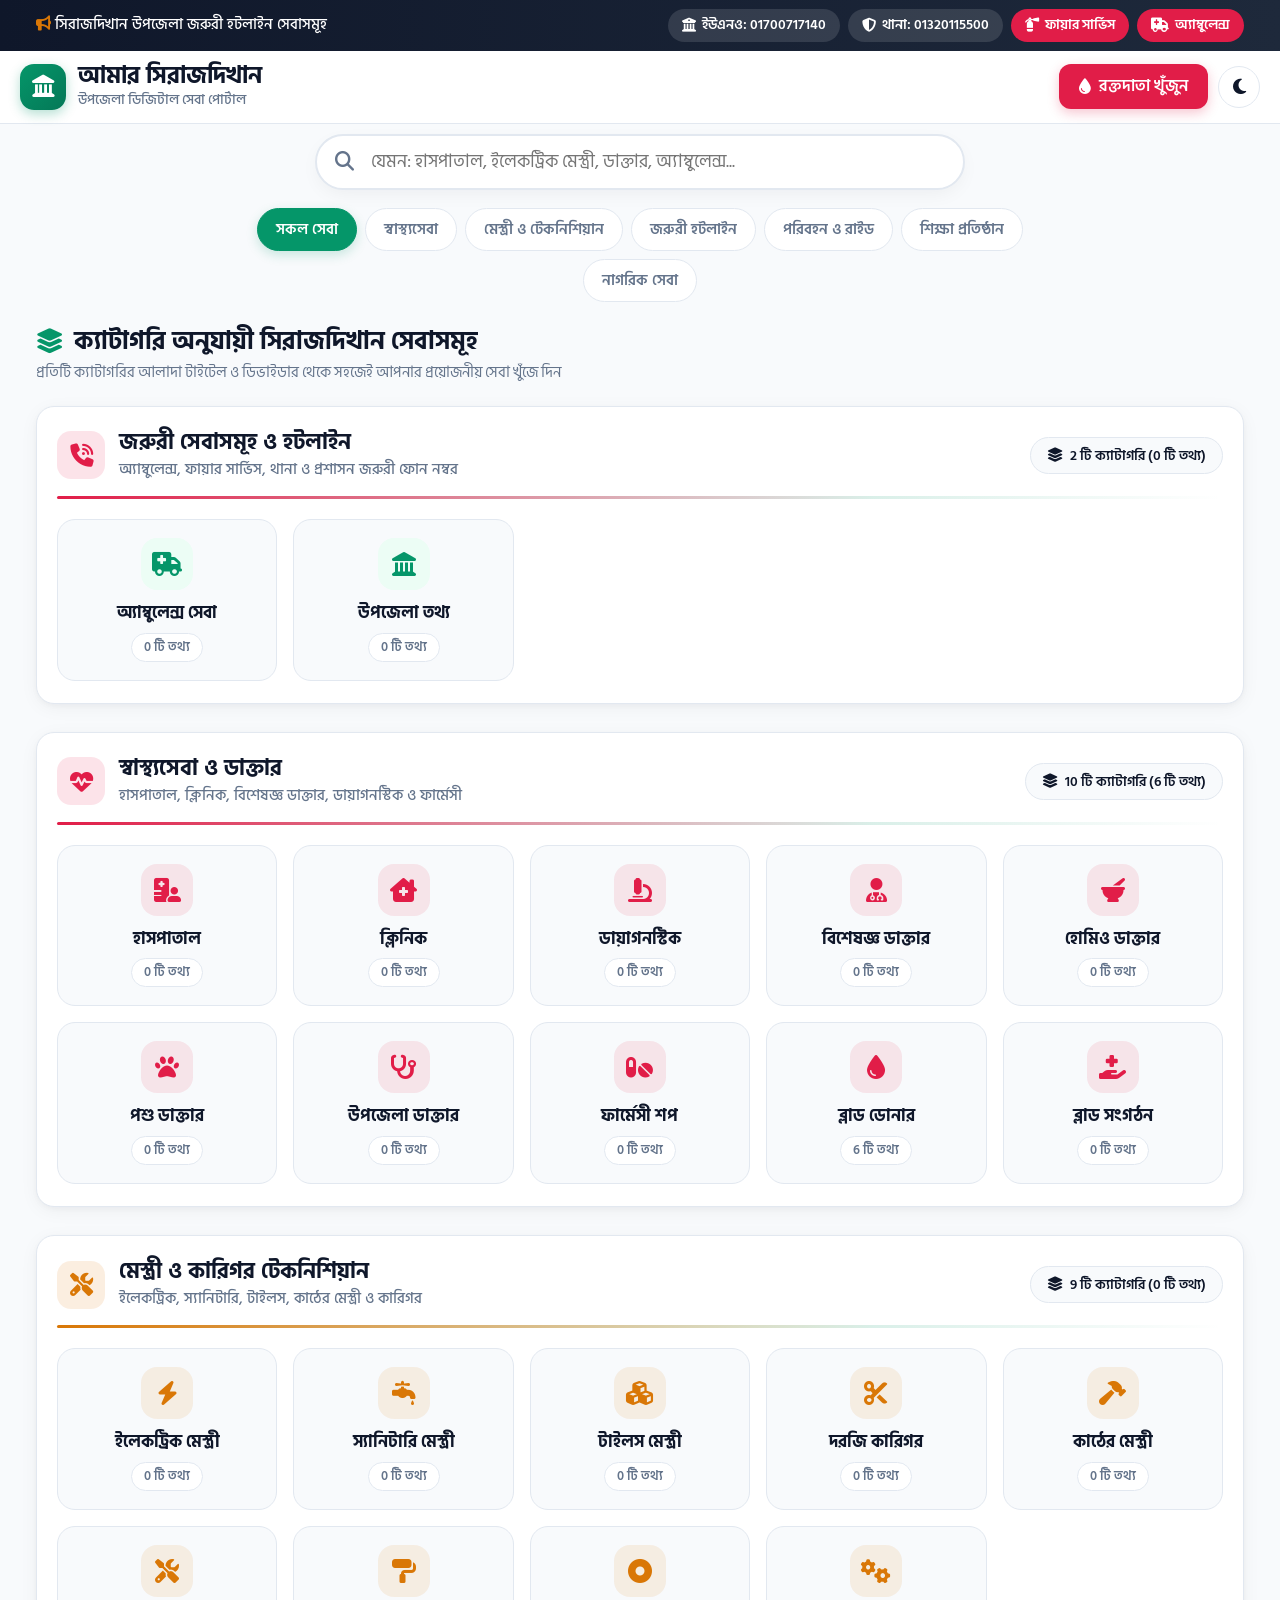
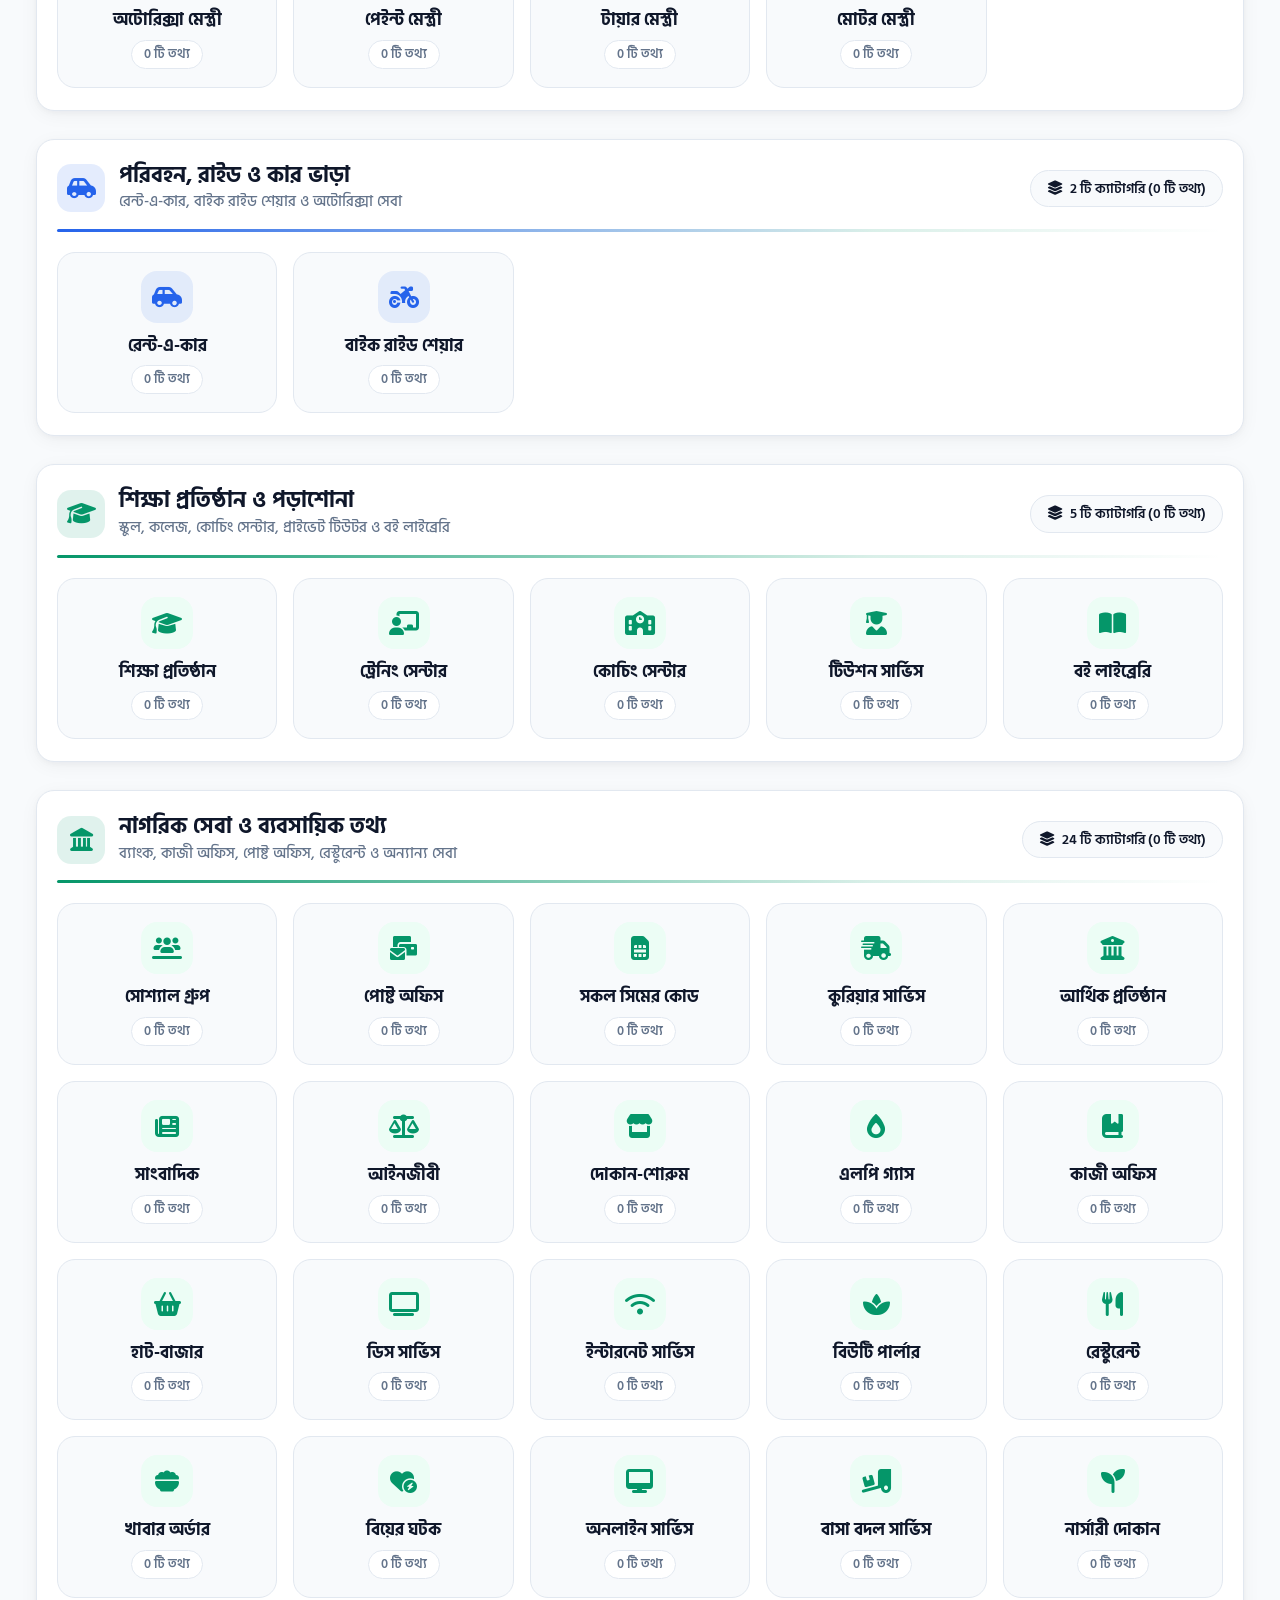
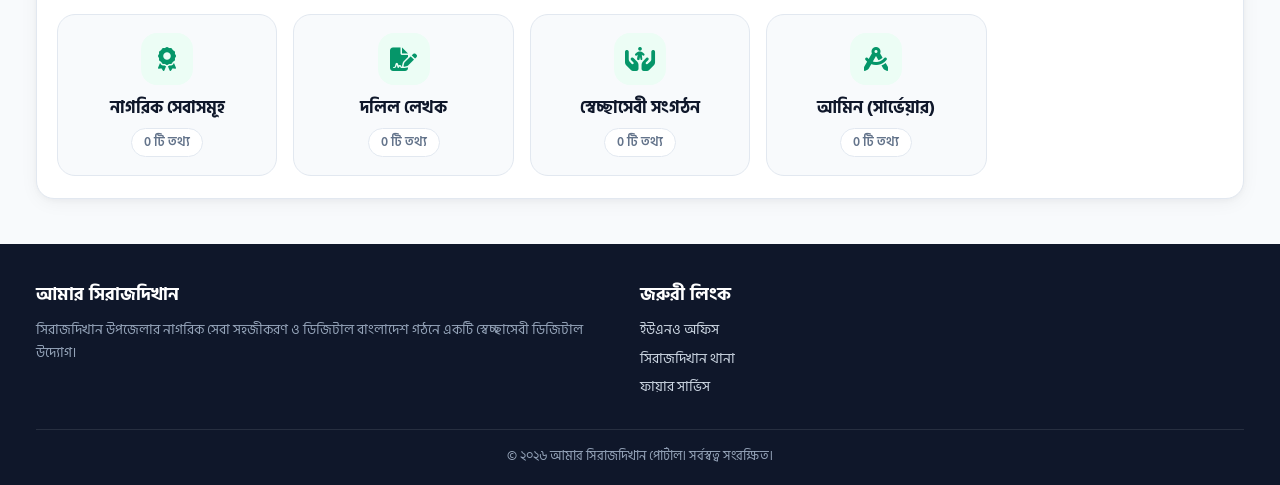
<file: index.html>
<!DOCTYPE html>
<html lang="bn" data-theme="light">
<head>
  <meta charset="UTF-8">
  <meta name="viewport" content="width=device-width, initial-scale=1.0">
  <title>আমার সিরাজদিখান | উপজেলা সেবা ও তথ্য পোর্টাল</title>
  <meta name="description" content="সিরাজদিখান উপজেলার সকল হাসপাতাল, ডাক্তার, মেস্ত্রী, রক্তদাতা, জরুরী সেবা ও নাগরিক তথ্যের স্মার্ট সমন্বিত ওয়েবসাইট।">
  
  <!-- FontAwesome 6 Free Icons -->
  <link rel="stylesheet" href="https://cdnjs.cloudflare.com/ajax/libs/font-awesome/6.5.1/css/all.min.css">
  <!-- Main Stylesheet -->
  <link rel="stylesheet" href="css/style.css">
</head>
<body>

  <!-- 1. TOP EMERGENCY HOTLINE BAR -->
  <div class="top-emergency-bar">
    <div class="container emergency-flex">
      <div>
        <i class="fa-solid fa-bullhorn" style="color:var(--amber-gold);"></i> 
        <span>সিরাজদিখান উপজেলা জরুরী হটলাইন সেবাসমূহ</span>
      </div>
      <div class="hotline-pills">
        <a href="tel:01700717140" class="hotline-btn"><i class="fa-solid fa-building-columns"></i> ইউএনও: 01700717140</a>
        <a href="tel:01320115500" class="hotline-btn"><i class="fa-solid fa-shield-halved"></i> থানা: 01320115500</a>
        <a href="tel:01711002233" class="hotline-btn red"><i class="fa-solid fa-fire-extinguisher"></i> ফায়ার সার্ভিস</a>
        <a href="tel:01712345678" class="hotline-btn red"><i class="fa-solid fa-ambulance"></i> অ্যাম্বুলেন্স</a>
      </div>
    </div>
  </div>

  <!-- 2. GLASS NAVIGATION HEADER -->
  <header class="glass-header">
    <div class="container navbar">
      <a href="index.html" class="brand-logo">
        <div class="brand-logo-icon">
          <i class="fa-solid fa-landmark"></i>
        </div>
        <div>
          <div class="brand-title">আমার সিরাজদিখান</div>
          <div class="brand-subtitle">উপজেলা ডিজিটাল সেবা পোর্টাল</div>
        </div>
      </a>

      <div class="nav-actions">
        <a href="donors.html" class="btn btn-blood">
          <i class="fa-solid fa-droplet"></i> রক্তদাতা খুঁজুন
        </a>
        <button onclick="toggleTheme()" class="theme-toggle-btn" title="থিম পরিবর্তন করুন">
          <i class="fa-solid fa-moon" id="theme-icon"></i>
        </button>
      </div>
    </div>
  </header>

  <main class="container" style="flex-grow: 1;">
    
    <!-- 3. HERO IMAGE SLIDER -->
    <div id="hero-slider-wrapper"></div>

    <!-- 4. HERO SEARCH & SECTION TABS -->
    <section class="hero-section">
      <div class="hero-wrapper">
        <div class="search-box-wrapper">
          <i class="fa-solid fa-magnifying-glass search-icon-inside"></i>
          <input type="text" id="main-search-input" class="search-input" placeholder="যেমন: হাসপাতাল, ইলেকট্রিক মেস্ত্রী, ডাক্তার, অ্যাম্বুলেন্স...">
        </div>

        <div class="filter-tabs">
          <button onclick="setSectionFilter('all', this)" class="tab-btn active">সকল সেবা</button>
          <button onclick="setSectionFilter('health', this)" class="tab-btn">স্বাস্থ্যসেবা</button>
          <button onclick="setSectionFilter('craftsmen', this)" class="tab-btn">মেস্ত্রী ও টেকনিশিয়ান</button>
          <button onclick="setSectionFilter('emergency', this)" class="tab-btn">জরুরী হটলাইন</button>
          <button onclick="setSectionFilter('transport', this)" class="tab-btn">পরিবহন ও রাইড</button>
          <button onclick="setSectionFilter('education', this)" class="tab-btn">শিক্ষা প্রতিষ্ঠান</button>
          <button onclick="setSectionFilter('civic', this)" class="tab-btn">নাগরিক সেবা</button>
        </div>
      </div>
    </section>

    <!-- 5. URGENT BLOOD REQUEST NOTICE TICKER -->
    <div id="urgent-notice-wrapper" class="urgent-notice-container"></div>

    <!-- 6. CATEGORY GRID (50+ CATEGORIES) -->
    <section>
      <div class="section-header">
        <div>
          <h2 class="section-title"><i class="fa-solid fa-layer-group" style="color:var(--primary-emerald);"></i> ক্যাটাগরি অনুযায়ী সিরাজদিখান সেবাসমূহ</h2>
          <div class="section-subtitle">প্রতিটি ক্যাটাগরির আলাদা টাইটেল ও ডিভাইডার থেকে সহজেই আপনার প্রয়োজনীয় সেবা খুঁজে দিন</div>
        </div>
      </div>

      <div id="category-grid" class="category-grid">
        <!-- Dynamically rendered via JS -->
      </div>
    </section>
  </main>

  <!-- ==========================================================================
     MODAL WINDOWS & PROFESSIONAL ADMIN CONTROL CENTER
     ========================================================================== -->

  <!-- A. Category Details Items Modal -->
  <div id="category-modal" class="modal-overlay">
    <div class="modal-box">
      <div class="modal-header">
        <div class="modal-title" id="cat-modal-title">ক্যাটাগরি তথ্য</div>
        <button onclick="closeModal('category-modal')" class="modal-close-btn"><i class="fa-solid fa-xmark"></i></button>
      </div>
      <div class="modal-body" id="cat-modal-body">
        <!-- Rendered dynamically -->
      </div>
    </div>
  </div>

  <!-- B. Donors Filter Modal -->
  <div id="donors-modal" class="modal-overlay">
    <div class="modal-box">
      <div class="modal-header">
        <div class="modal-title" id="donors-modal-title">রক্তদাতাদের তালিকা</div>
        <button onclick="closeModal('donors-modal')" class="modal-close-btn"><i class="fa-solid fa-xmark"></i></button>
      </div>
      <div class="modal-body" id="donors-modal-body">
        <!-- Rendered dynamically -->
      </div>
    </div>
  </div>

  <!-- C. Post Urgent Blood Request Modal -->
  <div id="blood-request-modal" class="modal-overlay">
    <div class="modal-box">
      <div class="modal-header">
        <div class="modal-title"><i class="fa-solid fa-bullhorn" style="color:var(--blood-red);"></i> জরুরী রক্তের আবেদন জানান</div>
        <button onclick="closeModal('blood-request-modal')" class="modal-close-btn"><i class="fa-solid fa-xmark"></i></button>
      </div>
      <div class="modal-body">
        <form onsubmit="handleBloodRequestSubmit(event)">
          <div class="form-group">
            <label class="form-label">রোগীর নাম *</label>
            <input type="text" name="patient_name" class="form-control" required placeholder="রোগীর নাম লিখুন">
          </div>
          <div class="form-group">
            <label class="form-label">ব্লাড গ্রুপ নির্বাচন করুন *</label>
            <select name="blood_group" class="form-control" required>
              <option value="">-- গ্রুপ নির্বাচন --</option>
              <option value="A+">A+</option><option value="A-">A-</option>
              <option value="B+">B+</option><option value="B-">B-</option>
              <option value="O+">O+</option><option value="O-">O-</option>
              <option value="AB+">AB+</option><option value="AB-">AB-</option>
            </select>
          </div>
          <div class="form-group">
            <label class="form-label">কত ব্যাগ প্রয়োজন? *</label>
            <input type="number" name="units" class="form-control" value="1" min="1" required>
          </div>
          <div class="form-group">
            <label class="form-label">হাসপাতালের নাম ও ঠিকানা *</label>
            <input type="text" name="hospital" class="form-control" required placeholder="যেমন: সিরাজদিখান হাসপাতাল / বিক্রমপুর ক্লিনিক">
          </div>
          <div class="form-group">
            <label class="form-label">যোগাযোগের মোবাইল নম্বর *</label>
            <input type="tel" name="phone" class="form-control" required placeholder="017XXXXXXXX">
          </div>
          <div class="form-group">
            <label class="form-label">কবে রক্ত প্রয়োজন?</label>
            <input type="text" name="needed_date" class="form-control" placeholder="যেমন: আজই জরুরী / ১৮ আগস্ট">
          </div>
          <button type="submit" class="btn btn-blood" style="width:100%; margin-top:10px;">
            <i class="fa-solid fa-paper-plane"></i> আবেদন পোস্ট করুন
          </button>
        </form>
      </div>
    </div>
  </div>

  <!-- D. Register Donor Modal -->
  <div id="donor-register-modal" class="modal-overlay">
    <div class="modal-box">
      <div class="modal-header">
        <div class="modal-title"><i class="fa-solid fa-hand-holding-medical" style="color:var(--blood-red);"></i> রক্তদাতা নাম নিবন্ধন</div>
        <button onclick="closeModal('donor-register-modal')" class="modal-close-btn"><i class="fa-solid fa-xmark"></i></button>
      </div>
      <div class="modal-body">
        <form onsubmit="handleDonorSubmit(event)">
          <div class="form-group">
            <label class="form-label">আপনার নাম *</label>
            <input type="text" name="name" class="form-control" required placeholder="আপনার পূর্ণ নাম">
          </div>
          <div class="form-group">
            <label class="form-label">আপনার ব্লাড গ্রুপ *</label>
            <select name="blood_group" class="form-control" required>
              <option value="">-- নির্বাচন করুন --</option>
              <option value="A+">A+</option><option value="A-">A-</option>
              <option value="B+">B+</option><option value="B-">B-</option>
              <option value="O+">O+</option><option value="O-">O-</option>
              <option value="AB+">AB+</option><option value="AB-">AB-</option>
            </select>
          </div>
          <div class="form-group">
            <label class="form-label">মোবাইল নম্বর *</label>
            <input type="tel" name="phone" class="form-control" required placeholder="017XXXXXXXX">
          </div>
          <div class="form-group">
            <label class="form-label">ইউনিয়ন নির্বাচন করুন *</label>
            <select name="union_name" class="form-control" required>
              <option value="সিরাজদিখান সদর">সিরাজদিখান সদর</option>
              <option value="রাজানগর">রাজানগর</option>
              <option value="শেখরনগর">শেখরনগর</option>
              <option value="মালখানগর">মালখানগর</option>
              <option value="কোলা">কোলা</option>
              <option value="বালুচর">বালুচর</option>
              <option value="বয়রাগাদী">বয়রাগাদী</option>
              <option value="রশুনিয়া">রশুনিয়া</option>
              <option value="কেয়াইন">কেয়াইন</option>
              <option value="বাসাইল">বাসাইল</option>
            </select>
          </div>
          <div class="form-group">
            <label class="form-label">গ্রাম / এলাকা (যদি থাকে)</label>
            <input type="text" name="village" class="form-control" placeholder="যেমন: নয়ানগর, মধ্যপাড়া ইত্যাদি">
          </div>
          <div class="form-group">
            <label class="form-label">সর্বশেষ রক্তদানের তারিখ (যদি দিয়ে থাকেন)</label>
            <input type="date" name="last_donated_date" class="form-control">
          </div>
          <button type="submit" class="btn btn-primary" style="width:100%; margin-top:10px;">
            <i class="fa-solid fa-check"></i> নিবন্ধন সম্পন্ন করুন
          </button>
        </form>
      </div>
    </div>
  </div>

  <!-- E. Admin Login Modal -->
  <div id="admin-login-modal" class="modal-overlay">
    <div class="modal-box" style="max-width: 420px;">
      <div class="modal-header">
        <div class="modal-title"><i class="fa-solid fa-lock"></i> অ্যাডমিন লগইন</div>
        <button onclick="closeModal('admin-login-modal')" class="modal-close-btn"><i class="fa-solid fa-xmark"></i></button>
      </div>
      <div class="modal-body">
        <form onsubmit="handleAdminLogin(event)">
          <div class="form-group">
            <label class="form-label">সিকিউরিটি পাসওয়ার্ড দিন</label>
            <input type="password" id="admin-password-input" class="form-control" required placeholder="পাসওয়ার্ড লিখুন">
            <small style="color:var(--text-muted); font-size:0.78rem; display:block; margin-top:4px;">ডিফল্ট পাসওয়ার্ড: admin123</small>
          </div>
          <button type="submit" class="btn btn-primary" style="width:100%;">
            <i class="fa-solid fa-right-to-bracket"></i> ড্যাশবোর্ডে প্রবেশ করুন
          </button>
        </form>
      </div>
    </div>
  </div>

  <!-- F. CATEGORY-DRIVEN PROFESSIONAL ADMIN DASHBOARD MODAL -->
  <div id="admin-dashboard-modal" class="modal-overlay">
    <div class="modal-box admin-modal-box">
      <div class="modal-header">
        <div class="modal-title"><i class="fa-solid fa-sliders" style="color:var(--primary-emerald);"></i> অ্যাডমিন কন্ট্রোল সেন্টার</div>
        <div>
          <button onclick="logoutAdmin()" class="btn btn-outline" style="padding:4px 10px; font-size:0.8rem; margin-right:8px;">
            <i class="fa-solid fa-right-from-bracket"></i> লগআউট
          </button>
          <button onclick="closeModal('admin-dashboard-modal')" class="modal-close-btn" style="display:inline-flex;"><i class="fa-solid fa-xmark"></i></button>
        </div>
      </div>
      <div class="modal-body">

        <!-- Metrics Cards Header -->
        <div class="admin-kpi-grid">
          <div class="admin-kpi-card">
            <div class="kpi-icon" style="background:var(--primary-light); color:var(--primary-emerald);"><i class="fa-solid fa-layer-group"></i></div>
            <div>
              <div class="kpi-val" id="kpi-total-cats">52</div>
              <div class="kpi-lbl">মোট ক্যাটাগরি</div>
            </div>
          </div>
          <div class="admin-kpi-card">
            <div class="kpi-icon" style="background:var(--royal-light); color:var(--royal-blue);"><i class="fa-solid fa-database"></i></div>
            <div>
              <div class="kpi-val" id="kpi-total-items">0</div>
              <div class="kpi-lbl">মোট সেবা এন্ট্রি</div>
            </div>
          </div>
          <div class="admin-kpi-card">
            <div class="kpi-icon" style="background:var(--blood-light); color:var(--blood-red);"><i class="fa-solid fa-hand-holding-medical"></i></div>
            <div>
              <div class="kpi-val" id="kpi-total-donors">0</div>
              <div class="kpi-lbl">নিবন্ধিত ডোনার</div>
            </div>
          </div>
          <div class="admin-kpi-card">
            <div class="kpi-icon" style="background:var(--amber-light); color:var(--amber-gold);"><i class="fa-solid fa-droplet"></i></div>
            <div>
              <div class="kpi-val" id="kpi-total-requests">0</div>
              <div class="kpi-lbl">জরুরী রিকুয়েস্ট</div>
            </div>
          </div>
        </div>

        <!-- Split Layout: Left Sidebar Category Selector + Right Main Panel -->
        <div class="admin-workspace-split">
          
          <!-- Sidebar -->
          <div class="admin-sidebar-panel">
            <div class="admin-sidebar-title">
              <span><i class="fa-solid fa-filter"></i> ক্যাটাগরি বাছুন</span>
            </div>
            <input type="text" oninput="filterAdminSidebar(this.value)" placeholder="ক্যাটাগরি ফিল্টার..." class="admin-cat-search">
            
            <div id="admin-cat-sidebar-list" class="admin-cat-list">
              <!-- Dynamically populated via JS -->
            </div>
          </div>

          <!-- Main Work Panel -->
          <div class="admin-main-panel">
            <div class="admin-panel-header">
              <div class="admin-active-title" id="admin-main-active-title">ক্যাটাগরি তথ্য</div>
              <div id="admin-main-action-btn"></div>
            </div>

            <div id="admin-main-content-area">
              <!-- Selected Category Items List / Form -->
            </div>
          </div>

        </div>

      </div>
    </div>
  </div>

  <!-- G. Add Listing Modal (WITH DEVICE FILE UPLOAD CHOOSE BUTTON) -->
  <div id="admin-add-listing-modal" class="modal-overlay">
    <div class="modal-box" style="max-width: 600px;">
      <div class="modal-header">
        <div class="modal-title"><i class="fa-solid fa-plus-circle" style="color:var(--primary-emerald);"></i> নতুন সদস্য বা তথ্য যুক্ত করুন</div>
        <button onclick="closeModal('admin-add-listing-modal')" class="modal-close-btn"><i class="fa-solid fa-xmark"></i></button>
      </div>
      <div class="modal-body">
        <form onsubmit="handleAddListingSubmit(event)">
          <div class="form-group">
            <label class="form-label">ক্যাটাগরি *</label>
            <select name="category_id" id="admin-category-select" class="form-control" required></select>
          </div>
          <div class="form-group">
            <label class="form-label">নাম / প্রতিষ্ঠানের নাম *</label>
            <input type="text" name="name" class="form-control" required placeholder="যেমন: মোঃ জহিরুল ইসলাম (সাংবাদিক)">
          </div>
          <div style="display:grid; grid-template-columns:1fr 1fr; gap:12px;">
            <div class="form-group">
              <label class="form-label">ফোন নম্বর *</label>
              <input type="tel" name="phone" class="form-control" required placeholder="017XXXXXXXX">
            </div>
            <div class="form-group">
              <label class="form-label">হোয়াটসঅ্যাপ নম্বর</label>
              <input type="tel" name="whatsapp" class="form-control" placeholder="017XXXXXXXX">
            </div>
          </div>
          <div style="display:grid; grid-template-columns:1fr 1fr; gap:12px;">
            <div class="form-group">
              <label class="form-label">অবস্থান / ইউনিয়ন</label>
              <input type="text" name="location" class="form-control" placeholder="যেমন: রাজানগর, সিরাজদিখান">
            </div>
            <div class="form-group">
              <label class="form-label">ব্যাজ / ট্যাগ</label>
              <input type="text" name="badge" class="form-control" placeholder="যেমন: Verified / 24/7">
            </div>
          </div>
          
          <!-- MEMBER PHOTO FILE CHOOSE & PREVIEW -->
          <div class="form-group">
            <label class="form-label">সদস্যের ছবি/লোগো (ডিভাইস থেকে ফাইল বাছুন অথবা নিচে URL দিন)</label>
            <input type="file" accept="image/*" class="form-control" style="padding:8px;" onchange="handleDeviceFileUpload(this, 'add-image-url', 'add-image-preview')">
            <input type="text" name="image" id="add-image-url" class="form-control" style="margin-top:6px;" placeholder="অথবা সরাসরি ছবির URL লিখুন">
            <div id="add-image-preview"></div>
          </div>

          <div class="form-group">
            <label class="form-label">বিস্তারিত বিবরণ</label>
            <textarea name="description" class="form-control" placeholder="পদবী, কাজের সময়সূচী ইত্যাদি বিবরণ..."></textarea>
          </div>
          <button type="submit" class="btn btn-primary" style="width:100%;">
            <i class="fa-solid fa-floppy-disk"></i> ডাটাবেজে সংরক্ষণ করুন
          </button>
        </form>
      </div>
    </div>
  </div>

  <!-- H. Edit Listing Modal (WITH DEVICE FILE UPLOAD CHOOSE BUTTON) -->
  <div id="admin-edit-listing-modal" class="modal-overlay">
    <div class="modal-box" style="max-width: 600px;">
      <div class="modal-header">
        <div class="modal-title"><i class="fa-solid fa-pen-to-square" style="color:var(--royal-blue);"></i> তথ্য সম্পাদনা (Edit Item)</div>
        <button onclick="closeModal('admin-edit-listing-modal')" class="modal-close-btn"><i class="fa-solid fa-xmark"></i></button>
      </div>
      <div class="modal-body">
        <form onsubmit="handleEditListingSubmit(event)">
          <input type="hidden" name="id" id="edit-listing-id">
          <div class="form-group">
            <label class="form-label">ক্যাটাগরি *</label>
            <select name="category_id" id="edit-category-select" class="form-control" required></select>
          </div>
          <div class="form-group">
            <label class="form-label">নাম / প্রতিষ্ঠানের নাম *</label>
            <input type="text" name="name" id="edit-name" class="form-control" required>
          </div>
          <div style="display:grid; grid-template-columns:1fr 1fr; gap:12px;">
            <div class="form-group">
              <label class="form-label">ফোন নম্বর *</label>
              <input type="tel" name="phone" id="edit-phone" class="form-control" required>
            </div>
            <div class="form-group">
              <label class="form-label">হোয়াটসঅ্যাপ নম্বর</label>
              <input type="tel" name="whatsapp" id="edit-whatsapp" class="form-control">
            </div>
          </div>
          <div style="display:grid; grid-template-columns:1fr 1fr; gap:12px;">
            <div class="form-group">
              <label class="form-label">অবস্থান / ইউনিয়ন</label>
              <input type="text" name="location" id="edit-location" class="form-control">
            </div>
            <div class="form-group">
              <label class="form-label">ব্যাজ / ট্যাগ</label>
              <input type="text" name="badge" id="edit-badge" class="form-control">
            </div>
          </div>

          <!-- EDIT MEMBER PHOTO FILE CHOOSE & PREVIEW -->
          <div class="form-group">
            <label class="form-label">সদস্যের ছবি/লোগো (ডিভাইস থেকে নতুন ফাইল বাছুন অথবা নিচে URL দিন)</label>
            <input type="file" accept="image/*" class="form-control" style="padding:8px;" onchange="handleDeviceFileUpload(this, 'edit-image', 'edit-image-preview')">
            <input type="text" name="image" id="edit-image" class="form-control" style="margin-top:6px;" placeholder="অথবা ছবির URL লিখুন">
            <div id="edit-image-preview"></div>
          </div>

          <div class="form-group">
            <label class="form-label">বিস্তারিত বিবরণ</label>
            <textarea name="description" id="edit-description" class="form-control"></textarea>
          </div>
          <button type="submit" class="btn btn-primary" style="width:100%; background:var(--royal-blue);">
            <i class="fa-solid fa-check-double"></i> পরিবর্তনসমূহ আপডেট করুন
          </button>
        </form>
      </div>
    </div>
  </div>

  <!-- I. Add Slider Modal (WITH DEVICE FILE UPLOAD CHOOSE BUTTON) -->
  <div id="admin-add-slider-modal" class="modal-overlay">
    <div class="modal-box" style="max-width: 500px;">
      <div class="modal-header">
        <div class="modal-title"><i class="fa-solid fa-images" style="color:var(--royal-blue);"></i> নতুন স্লাইডার ছবি যোগ করুন</div>
        <button onclick="closeModal('admin-add-slider-modal')" class="modal-close-btn"><i class="fa-solid fa-xmark"></i></button>
      </div>
      <div class="modal-body">
        <form onsubmit="handleAddSliderSubmit(event)">
          <div class="form-group">
            <label class="form-label">স্লাইডার শিরোনাম *</label>
            <input type="text" name="title" class="form-control" required placeholder="যেমন: স্বাগতম সিরাজদিখান পোর্টালে">
          </div>
          <div class="form-group">
            <label class="form-label">উপশিরোনাম</label>
            <input type="text" name="subtitle" class="form-control" placeholder="যেমন: উপজেলার সকল তথ্য এক ছাদের নিচে">
          </div>

          <!-- SLIDER IMAGE FILE CHOOSE & PREVIEW -->
          <div class="form-group">
            <label class="form-label">স্লাইডার ছবি (ডিভাইস থেকে বাছুন অথবা নিচে লিংক দিন) *</label>
            <input type="file" accept="image/*" class="form-control" style="padding:8px;" onchange="handleDeviceFileUpload(this, 'slider-image-url', 'slider-image-preview')">
            <input type="text" name="image_url" id="slider-image-url" class="form-control" style="margin-top:6px;" required placeholder="যেমন: images/slider1.jpg বা uploads/img_123.jpg">
            <div id="slider-image-preview"></div>
          </div>

          <button type="submit" class="btn btn-primary" style="width:100%; background:var(--royal-blue);">
            <i class="fa-solid fa-plus"></i> স্লাইডার যুক্ত করুন
          </button>
        </form>
      </div>
    </div>
  </div>

  <!-- 8. MOBILE BOTTOM NAVIGATION BAR -->
  <div class="bottom-nav-bar">
    <a href="index.html" class="b-nav-item active">
      <i class="fa-solid fa-house"></i>
      <span>হোম</span>
    </a>
    <a href="#category-grid" class="b-nav-item">
      <i class="fa-solid fa-layer-group"></i>
      <span>ক্যাটাগরি</span>
    </a>
    <a href="javascript:void(0)" onclick="openBloodRequestModal()" class="b-nav-item" style="color:var(--blood-red);">
      <i class="fa-solid fa-droplet"></i>
      <span>রক্তদান</span>
    </a>
  </div>

  <!-- 9. FOOTER -->
  <footer class="footer">
    <div class="container">
      <div class="footer-grid">
        <div>
          <div class="footer-title">আমার সিরাজদিখান</div>
          <p>সিরাজদিখান উপজেলার নাগরিক সেবা সহজীকরণ ও ডিজিটাল বাংলাদেশ গঠনে একটি স্বেচ্ছাসেবী ডিজিটাল উদ্যোগ।</p>
        </div>
        <div>
          <div class="footer-title">জরুরী লিংক</div>
          <ul style="list-style:none;">
            <li style="margin-bottom:6px;"><a href="tel:01700717140" style="color:#cbd5e1; text-decoration:none;">ইউএনও অফিস</a></li>
            <li style="margin-bottom:6px;"><a href="tel:01320115500" style="color:#cbd5e1; text-decoration:none;">সিরাজদিখান থানা</a></li>
            <li style="margin-bottom:6px;"><a href="tel:01711002233" style="color:#cbd5e1; text-decoration:none;">ফায়ার সার্ভিস</a></li>
          </ul>
        </div>
      </div>
      <div class="footer-bottom">
        &copy; ২০২৬ আমার সিরাজদিখান পোর্টাল। সর্বস্বত্ব সংরক্ষিত।
      </div>
    </div>
  </footer>

  <!-- Add New Blood Donor Modal (Admin) -->
  <div id="add-donor-modal" class="modal-overlay">
    <div class="modal-box">
      <div class="modal-header">
        <div class="modal-title"><i class="fa-solid fa-droplet" style="color:var(--blood-red);"></i> নতুন রক্তদাতা যুক্ত করুন</div>
        <button onclick="closeModal('add-donor-modal')" class="modal-close-btn"><i class="fa-solid fa-xmark"></i></button>
      </div>
      <div class="modal-body">
        <form onsubmit="handleAddDonorSubmit(event)">
          <div class="form-group">
            <label class="form-label">রক্তদাতার নাম <span style="color:var(--blood-red);">*</span></label>
            <input type="text" id="admin-donor-name" class="form-control" placeholder="যেমন: মাহমুদুল হাসান" required>
          </div>

          <div style="display:grid; grid-template-columns: 1fr 1fr; gap:12px;">
            <div class="form-group">
              <label class="form-label">রক্তের গ্রুপ <span style="color:var(--blood-red);">*</span></label>
              <select id="admin-donor-group" class="form-control" required>
                <option value="">গ্রুপ সিলেক্ট করুন</option>
                <option value="A+">A+</option>
                <option value="A-">A-</option>
                <option value="B+">B+</option>
                <option value="B-">B-</option>
                <option value="O+">O+</option>
                <option value="O-">O-</option>
                <option value="AB+">AB+</option>
                <option value="AB-">AB-</option>
              </select>
            </div>
            <div class="form-group">
              <label class="form-label">মোবাইল নম্বর <span style="color:var(--blood-red);">*</span></label>
              <input type="tel" id="admin-donor-phone" class="form-control" placeholder="যেমন: 01711002233" required>
            </div>
          </div>

          <!-- Location Fields Hierarchy: Division -> District -> Upazila -> Union -> Village -->
          <div style="display:grid; grid-template-columns: 1fr 1fr; gap:12px;">
            <div class="form-group">
              <label class="form-label">বিভাগ <span style="color:var(--blood-red);">*</span></label>
              <select id="admin-donor-division" class="form-control" required>
                <option value="ঢাকা" selected>ঢাকা</option>
                <option value="চট্টগ্রাম">চট্টগ্রাম</option>
                <option value="রাজশাহী">রাজশাহী</option>
                <option value="খুলনা">খুলনা</option>
                <option value="বরিশাল">বরিশাল</option>
                <option value="সিলেট">সিলেট</option>
                <option value="রংপুর">রংপুর</option>
                <option value="ময়মনসিংহ">ময়মনসিংহ</option>
              </select>
            </div>
            <div class="form-group">
              <label class="form-label">জেলা <span style="color:var(--blood-red);">*</span></label>
              <select id="admin-donor-district" class="form-control" required>
                <option value="মুন্সীগঞ্জ" selected>মুন্সীগঞ্জ</option>
                <option value="ঢাকা">ঢাকা</option>
                <option value="গাজীপুর">গাজীপুর</option>
                <option value="নারায়ণগঞ্জ">নারায়ণগঞ্জ</option>
                <option value="মানিকগঞ্জ">মানিকগঞ্জ</option>
                <option value="মাদারীপুর">মাদারীপুর</option>
                <option value="অন্যান্য">অন্যান্য</option>
              </select>
            </div>
          </div>

          <div style="display:grid; grid-template-columns: 1fr 1fr; gap:12px;">
            <div class="form-group">
              <label class="form-label">উপজেলা <span style="color:var(--blood-red);">*</span></label>
              <select id="admin-donor-upazila" class="form-control" required>
                <option value="সিরাজদিখান" selected>সিরাজদিখান</option>
                <option value="শ্রীনগর">শ্রীনগর</option>
                <option value="লৌহজং">লৌহজং</option>
                <option value="টঙ্গীবাড়ী">টঙ্গীবাড়ী</option>
                <option value="গজারিয়া">গজারিয়া</option>
                <option value="মুন্সীগঞ্জ সদর">মুন্সীগঞ্জ সদর</option>
                <option value="অন্যান্য">অন্যান্য</option>
              </select>
            </div>
            <div class="form-group">
              <label class="form-label">ইউনিয়ন <span style="color:var(--blood-red);">*</span></label>
              <select id="admin-donor-union" class="form-control" required>
                <option value="সিরাজদিখান সদর">সিরাজদিখান সদর</option>
                <option value="শেখরনগর">শেখরনগর</option>
                <option value="রাজানগর">রাজানগর</option>
                <option value="মালখানগর">মালখানগর</option>
                <option value="কোলা">কোলা</option>
                <option value="বালুচর">বালুচর</option>
                <option value="রসনিয়া">রসনিয়া</option>
                <option value="বয়নগর">বয়নগর</option>
                <option value="ইছাপুরা">ইছাপুরা</option>
                <option value="চিত্রকোট">চিত্রকোট</option>
                <option value="লতব্দী">লতব্দী</option>
                <option value="কেয়াইন">কেয়াইন</option>
                <option value="বাসাইল">বাসাইল</option>
                <option value="পাউসার">পাউসার</option>
                <option value="অন্যান্য">অন্যান্য</option>
              </select>
            </div>
          </div>

          <div class="form-group">
            <label class="form-label">গ্রাম / এলাকা (লিখুন)</label>
            <input type="text" id="admin-donor-village" class="form-control" placeholder="যেমন: নয়ানগর, ইছাপুরা বাজার গলি, বাসাইল ইত্যাদি">
          </div>

          <div class="form-group">
            <label class="form-label">রক্তদাতার ছবি (ডিভাইস থেকে নির্বাচন করুন)</label>
            <input type="file" id="admin-donor-file-input" accept="image/*" class="form-control" style="padding: 8px 12px; cursor: pointer;" onchange="previewDonorDeviceImage(this)">
            <div id="donor-image-preview" style="margin-top: 10px;"></div>
          </div>

          <div style="text-align:right; margin-top:20px;">
            <button type="button" onclick="closeModal('add-donor-modal')" class="btn btn-outline" style="margin-right:8px;">বাতিল</button>
            <button type="submit" class="btn btn-blood" id="btn-save-donor"><i class="fa-solid fa-check"></i> রক্তদাতা সংরক্ষণ করুন</button>
          </div>
        </form>
      </div>
    </div>
  </div>

  <!-- Blood Donor Details Modal (Popup) -->
  <div id="donor-details-modal" class="modal-overlay">
    <div class="modal-box" style="max-width: 460px; padding: 0; overflow: hidden; border-radius: 16px;">
      <div style="position: relative; background: linear-gradient(135deg, #1e293b, #0f172a); text-align: center; padding: 28px 20px 18px 20px;">
        <button onclick="closeModal('donor-details-modal')" class="modal-close-btn" style="position: absolute; top: 12px; right: 12px; background: rgba(255,255,255,0.2); color: #fff; border: none; width: 34px; height: 34px; border-radius: 50%; cursor: pointer;">
          <i class="fa-solid fa-xmark"></i>
        </button>
        
        <!-- Large Profile Image / Avatar -->
        <div id="modal-donor-avatar-container" style="margin: 0 auto 10px auto; width: 110px; height: 110px;"></div>

        <h2 id="modal-donor-name" style="color: #ffffff; font-size: 1.35rem; margin-bottom: 6px; font-weight: 700;"></h2>
        <div id="modal-donor-blood-tag" style="display: inline-block;"></div>
      </div>

      <div class="modal-body" style="padding: 20px 24px;">
        <div style="display: grid; gap: 10px; font-size: 0.95rem;">
          <!-- Phone Row -->
          <div style="display: flex; align-items: center; gap: 12px; padding: 12px; background: var(--bg-primary); border-radius: 10px; border: 1px solid var(--border-color);">
            <i class="fa-solid fa-phone fa-lg" style="color: var(--primary-emerald);"></i>
            <div>
              <div style="font-size: 0.78rem; color: var(--text-muted);">মোবাইল নম্বর</div>
              <strong id="modal-donor-phone" style="font-size: 1.1rem; color: var(--text-main);"></strong>
            </div>
          </div>

          <!-- Address Row (District -> Upazila -> Union -> Village) -->
          <div style="display: flex; align-items: flex-start; gap: 12px; padding: 12px; background: var(--bg-primary); border-radius: 10px; border: 1px solid var(--border-color);">
            <i class="fa-solid fa-location-dot fa-lg" style="color: var(--blood-red); margin-top: 4px;"></i>
            <div style="flex: 1;">
              <div style="font-size: 0.78rem; color: var(--text-muted); margin-bottom: 4px;">ঠিকানা</div>
              <div id="modal-donor-address-details" style="color: var(--text-main); font-size: 0.92rem; line-height: 1.6;"></div>
            </div>
          </div>
        </div>

        <!-- Action Buttons: Call & WhatsApp -->
        <div style="display: grid; grid-template-columns: 1fr 1fr; gap: 12px; margin-top: 18px;">
          <a id="modal-donor-call-btn" href="#" class="action-btn-call" style="background: var(--blood-red); padding: 12px; border-radius: 10px; font-weight: 600; text-align: center; text-decoration: none; color: #fff; display: flex; align-items: center; justify-content: center; gap: 8px;">
            <i class="fa-solid fa-phone"></i> সরাসরি কল
          </a>
          <a id="modal-donor-wa-btn" href="#" target="_blank" class="action-btn-wa" style="padding: 12px; border-radius: 10px; font-weight: 600; text-align: center; text-decoration: none; display: flex; align-items: center; justify-content: center; gap: 8px;">
            <i class="fa-brands fa-whatsapp"></i> হোয়াটসঅ্যাপ
          </a>
        </div>
      </div>
    </div>
  </div>

  <!-- Javascript Modules -->
  <script src="js/data.js"></script>
  <script src="js/app.js"></script>
  <script src="js/admin.js"></script>
</body>
</html>
</file>
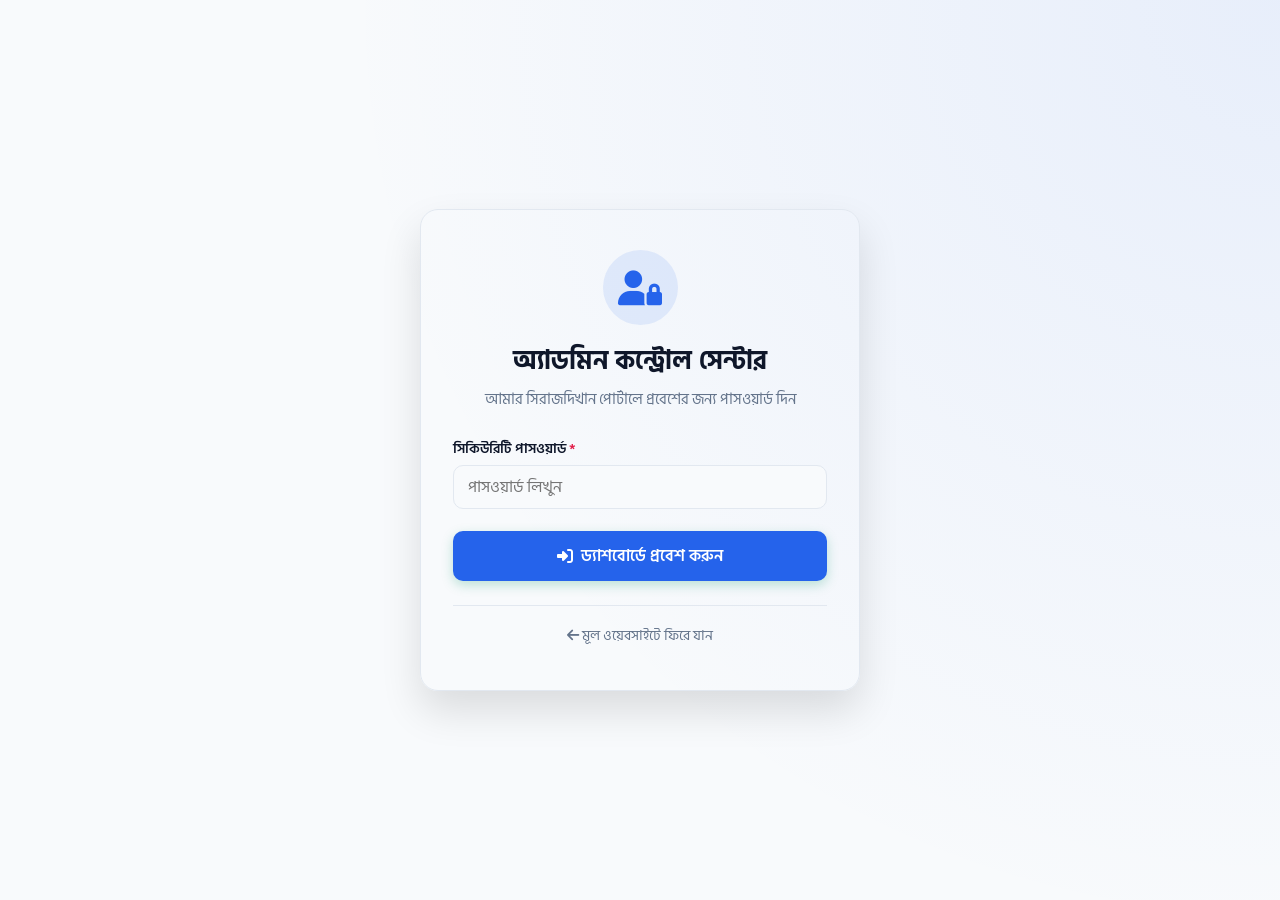
<file: admin.html>
<!DOCTYPE html>
<html lang="bn">
<head>
  <meta charset="UTF-8">
  <meta name="viewport" content="width=device-width, initial-scale=1.0">
  <title>অ্যাডমিন পোর্টাল | আমার সিরাজদিখান</title>
  
  <link rel="stylesheet" href="css/style.css">
  <link rel="stylesheet" href="https://cdnjs.cloudflare.com/ajax/libs/font-awesome/6.4.0/css/all.min.css">
  <link href="https://fonts.googleapis.com/css2?family=Outfit:wght@400;500;600;700&family=Hind+Siliguri:wght@400;500;600;700&display=swap" rel="stylesheet">

  <style>
    body {
      background: var(--bg-primary);
      min-height: 100vh;
      margin: 0;
      font-family: 'Hind Siliguri', 'Outfit', sans-serif;
    }
    .admin-standalone-wrapper {
      min-height: 100vh;
      display: flex;
      align-items: center;
      justify-content: center;
      padding: 20px;
      background: radial-gradient(circle at top right, rgba(37, 99, 235, 0.08), transparent 60%);
    }
    .admin-standalone-login {
      width: 100%;
      max-width: 440px;
      background: var(--bg-card);
      border: 1px solid var(--border-color);
      border-radius: 18px;
      padding: 40px 32px;
      box-shadow: 0 20px 40px rgba(0,0,0,0.12);
      text-align: center;
    }
  </style>
</head>
<body>

  <!-- STANDALONE ADMIN LOGIN VIEW -->
  <div id="admin-standalone-login-view" class="admin-standalone-wrapper">
    <div class="admin-standalone-login">
      <div style="width: 75px; height: 75px; background: rgba(37, 99, 235, 0.1); color: var(--royal-blue); border-radius: 50%; display: flex; align-items: center; justify-content: center; font-size: 2.2rem; margin: 0 auto 16px auto;">
        <i class="fa-solid fa-user-lock"></i>
      </div>
      <h2 style="font-size: 1.6rem; margin-bottom: 6px; font-weight: 700; color: var(--text-main);">অ্যাডমিন কন্ট্রোল সেন্টার</h2>
      <p style="color: var(--text-muted); font-size: 0.92rem; margin-bottom: 26px;">আমার সিরাজদিখান পোর্টালে প্রবেশের জন্য পাসওয়ার্ড দিন</p>

      <form onsubmit="handleAdminStandaloneLogin(event)">
        <div class="form-group" style="text-align: left; margin-bottom: 22px;">
          <label class="form-label" style="font-weight: 600;">সিকিউরিটি পাসওয়ার্ড <span style="color: var(--blood-red);">*</span></label>
          <input type="password" id="admin-standalone-pass" class="form-control" placeholder="পাসওয়ার্ড লিখুন" required style="padding: 12px 14px; font-size: 1rem; border-radius: 10px;">
        </div>
        <button type="submit" class="btn btn-primary" style="width: 100%; padding: 12px; font-size: 1rem; background: var(--royal-blue); border: none; border-radius: 10px; font-weight: 600; cursor: pointer;">
          <i class="fa-solid fa-right-to-bracket"></i> ড্যাশবোর্ডে প্রবেশ করুন
        </button>
      </form>

      <div style="margin-top: 24px; border-top: 1px solid var(--border-color); padding-top: 16px;">
        <a href="index.html" style="color: var(--text-muted); text-decoration: none; font-size: 0.88rem;">
          <i class="fa-solid fa-arrow-left"></i> মূল ওয়েবসাইটে ফিরে যান
        </a>
      </div>
    </div>
  </div>

  <!-- CATEGORY-DRIVEN PROFESSIONAL ADMIN DASHBOARD MODAL -->
  <div id="admin-dashboard-modal" class="modal-overlay">
    <div class="modal-box admin-modal-box">
      <div class="modal-header">
        <div class="modal-title"><i class="fa-solid fa-sliders" style="color:var(--primary-emerald);"></i> আমার সিরাজদিখান - অ্যাডমিন কন্ট্রোল সেন্টার</div>
        <div>
          <button onclick="logoutAdminStandalone()" class="btn btn-outline" style="padding:5px 12px; font-size:0.85rem; margin-right:8px;">
            <i class="fa-solid fa-right-from-bracket"></i> লগআউট
          </button>
          <button onclick="window.location.href='index.html'" class="modal-close-btn" style="display:inline-flex;" title="মূল ওয়েবসাইটে যান"><i class="fa-solid fa-house"></i></button>
        </div>
      </div>
      <div class="modal-body">

        <!-- Metrics Cards Header -->
        <div class="admin-kpi-grid">
          <div class="admin-kpi-card">
            <div class="kpi-icon" style="background:var(--primary-light); color:var(--primary-emerald);"><i class="fa-solid fa-layer-group"></i></div>
            <div>
              <div class="kpi-val" id="kpi-total-cats">52</div>
              <div class="kpi-lbl">মোট ক্যাটাগরি</div>
            </div>
          </div>
          <div class="admin-kpi-card">
            <div class="kpi-icon" style="background:var(--royal-light); color:var(--royal-blue);"><i class="fa-solid fa-database"></i></div>
            <div>
              <div class="kpi-val" id="kpi-total-items">0</div>
              <div class="kpi-lbl">মোট সেবা এন্ট্রি</div>
            </div>
          </div>
          <div class="admin-kpi-card">
            <div class="kpi-icon" style="background:var(--blood-light); color:var(--blood-red);"><i class="fa-solid fa-hand-holding-medical"></i></div>
            <div>
              <div class="kpi-val" id="kpi-total-donors">0</div>
              <div class="kpi-lbl">নিবন্ধিত ডোনার</div>
            </div>
          </div>
          <div class="admin-kpi-card">
            <div class="kpi-icon" style="background:var(--amber-light); color:var(--amber-gold);"><i class="fa-solid fa-droplet"></i></div>
            <div>
              <div class="kpi-val" id="kpi-total-requests">0</div>
              <div class="kpi-lbl">জরুরী রিকুয়েস্ট</div>
            </div>
          </div>
        </div>

        <!-- Split Layout: Left Sidebar Category Selector + Right Main Panel -->
        <div class="admin-workspace-split">
          
          <!-- Sidebar -->
          <div class="admin-sidebar-panel">
            <div class="admin-sidebar-title">
              <span><i class="fa-solid fa-filter"></i> ক্যাটাগরি বাছুন</span>
            </div>
            <input type="text" oninput="filterAdminSidebar(this.value)" placeholder="ক্যাটাগরি ফিল্টার..." class="admin-cat-search">
            
            <div id="admin-cat-sidebar-list" class="admin-cat-list">
              <!-- Dynamically populated via JS -->
            </div>
          </div>

          <!-- Main Work Panel -->
          <div class="admin-main-panel">
            <div class="admin-panel-header">
              <div class="admin-active-title" id="admin-main-active-title">ক্যাটাগরি তথ্য</div>
              <div id="admin-main-action-btn"></div>
            </div>

            <div id="admin-main-content-area">
              <!-- Selected Category Items List / Form -->
            </div>
          </div>

        </div>

      </div>
    </div>
  </div>

  <!-- Add Listing Modal -->
  <div id="admin-add-listing-modal" class="modal-overlay">
    <div class="modal-box" style="max-width: 600px;">
      <div class="modal-header">
        <div class="modal-title"><i class="fa-solid fa-plus-circle" style="color:var(--primary-emerald);"></i> নতুন সদস্য বা তথ্য যুক্ত করুন</div>
        <button onclick="closeModal('admin-add-listing-modal')" class="modal-close-btn"><i class="fa-solid fa-xmark"></i></button>
      </div>
      <div class="modal-body">
        <form onsubmit="handleAddListingSubmit(event)">
          <div class="form-group">
            <label class="form-label">ক্যাটাগরি *</label>
            <select name="category_id" id="admin-category-select" class="form-control" required></select>
          </div>
          <div class="form-group">
            <label class="form-label">নাম / প্রতিষ্ঠানের নাম *</label>
            <input type="text" name="name" class="form-control" required placeholder="যেমন: মোঃ জহিরুল ইসলাম">
          </div>
          <div style="display:grid; grid-template-columns:1fr 1fr; gap:12px;">
            <div class="form-group">
              <label class="form-label">ফোন নম্বর *</label>
              <input type="tel" name="phone" class="form-control" required placeholder="017XXXXXXXX">
            </div>
            <div class="form-group">
              <label class="form-label">হোয়াটসঅ্যাপ নম্বর</label>
              <input type="tel" name="whatsapp" class="form-control" placeholder="017XXXXXXXX">
            </div>
          </div>
          <div style="display:grid; grid-template-columns:1fr 1fr; gap:12px;">
            <div class="form-group">
              <label class="form-label">অবস্থান / ইউনিয়ন</label>
              <input type="text" name="location" class="form-control" placeholder="যেমন: রাজানগর, সিরাজদিখান">
            </div>
            <div class="form-group">
              <label class="form-label">ব্যাজ / ট্যাগ</label>
              <input type="text" name="badge" class="form-control" placeholder="যেমন: Verified / 24/7">
            </div>
          </div>

          <div class="form-group">
            <label class="form-label">সদস্যের ছবি/লোগো (ডিভাইস থেকে ফাইল বাছুন)</label>
            <input type="file" accept="image/*" class="form-control" style="padding:8px;" onchange="handleDeviceFileUpload(this, 'add-image-url', 'add-image-preview')">
            <input type="text" name="image" id="add-image-url" class="form-control" style="margin-top:6px;" placeholder="অথবা সরাসরি ছবির URL লিখুন">
            <div id="add-image-preview"></div>
          </div>

          <div class="form-group">
            <label class="form-label">বিস্তারিত বিবরণ</label>
            <textarea name="description" class="form-control" placeholder="পদবী, কাজের সময়সূচী ইত্যাদি বিবরণ..."></textarea>
          </div>
          <button type="submit" class="btn btn-primary" style="width:100%;">
            <i class="fa-solid fa-floppy-disk"></i> ডাটাবেজে সংরক্ষণ করুন
          </button>
        </form>
      </div>
    </div>
  </div>

  <!-- Edit Listing Modal -->
  <div id="admin-edit-listing-modal" class="modal-overlay">
    <div class="modal-box" style="max-width: 600px;">
      <div class="modal-header">
        <div class="modal-title"><i class="fa-solid fa-pen-to-square" style="color:var(--royal-blue);"></i> তথ্য সম্পাদনা (Edit Item)</div>
        <button onclick="closeModal('admin-edit-listing-modal')" class="modal-close-btn"><i class="fa-solid fa-xmark"></i></button>
      </div>
      <div class="modal-body">
        <form onsubmit="handleEditListingSubmit(event)">
          <input type="hidden" name="id" id="edit-listing-id">
          <div class="form-group">
            <label class="form-label">ক্যাটাগরি *</label>
            <select name="category_id" id="edit-category-select" class="form-control" required></select>
          </div>
          <div class="form-group">
            <label class="form-label">নাম / প্রতিষ্ঠানের নাম *</label>
            <input type="text" name="name" id="edit-name" class="form-control" required>
          </div>
          <div style="display:grid; grid-template-columns:1fr 1fr; gap:12px;">
            <div class="form-group">
              <label class="form-label">ফোন নম্বর *</label>
              <input type="tel" name="phone" id="edit-phone" class="form-control" required>
            </div>
            <div class="form-group">
              <label class="form-label">হোয়াটসঅ্যাপ নম্বর</label>
              <input type="tel" name="whatsapp" id="edit-whatsapp" class="form-control">
            </div>
          </div>
          <div style="display:grid; grid-template-columns:1fr 1fr; gap:12px;">
            <div class="form-group">
              <label class="form-label">অবস্থান / ইউনিয়ন</label>
              <input type="text" name="location" id="edit-location" class="form-control">
            </div>
            <div class="form-group">
              <label class="form-label">ব্যাজ / ট্যাগ</label>
              <input type="text" name="badge" id="edit-badge" class="form-control">
            </div>
          </div>

          <div class="form-group">
            <label class="form-label">সদস্যের ছবি/লোগো (ডিভাইস থেকে ফাইল বাছুন)</label>
            <input type="file" accept="image/*" class="form-control" style="padding:8px;" onchange="handleDeviceFileUpload(this, 'edit-image', 'edit-image-preview')">
            <input type="text" name="image" id="edit-image" class="form-control" style="margin-top:6px;" placeholder="অথবা ছবির URL লিখুন">
            <div id="edit-image-preview"></div>
          </div>

          <div class="form-group">
            <label class="form-label">বিস্তারিত বিবরণ</label>
            <textarea name="description" id="edit-description" class="form-control"></textarea>
          </div>
          <button type="submit" class="btn btn-primary" style="width:100%; background:var(--royal-blue);">
            <i class="fa-solid fa-check-double"></i> পরিবর্তনসমূহ আপডেট করুন
          </button>
        </form>
      </div>
    </div>
  </div>

  <!-- Add Slider Modal -->
  <div id="admin-add-slider-modal" class="modal-overlay">
    <div class="modal-box" style="max-width: 500px;">
      <div class="modal-header">
        <div class="modal-title"><i class="fa-solid fa-images" style="color:var(--royal-blue);"></i> নতুন স্লাইডার ছবি যোগ করুন</div>
        <button onclick="closeModal('admin-add-slider-modal')" class="modal-close-btn"><i class="fa-solid fa-xmark"></i></button>
      </div>
      <div class="modal-body">
        <form onsubmit="handleAddSliderSubmit(event)">
          <div class="form-group">
            <label class="form-label">স্লাইডার শিরোনাম *</label>
            <input type="text" name="title" class="form-control" required placeholder="যেমন: স্বাগতম সিরাজদিখান পোর্টালে">
          </div>
          <div class="form-group">
            <label class="form-label">উপশিরোনাম</label>
            <input type="text" name="subtitle" class="form-control" placeholder="যেমন: উপজেলার সকল তথ্য এক ছাদের নিচে">
          </div>

          <div class="form-group">
            <label class="form-label">স্লাইডার ছবি (ডিভাইস থেকে বাছুন) *</label>
            <input type="file" accept="image/*" class="form-control" style="padding:8px;" onchange="handleDeviceFileUpload(this, 'slider-image-url', 'slider-image-preview')">
            <input type="text" name="image_url" id="slider-image-url" class="form-control" style="margin-top:6px;" required placeholder="যেমন: uploads/img_123.jpg">
            <div id="slider-image-preview"></div>
          </div>

          <button type="submit" class="btn btn-primary" style="width:100%; background:var(--royal-blue);">
            <i class="fa-solid fa-plus"></i> স্লাইডার যুক্ত করুন
          </button>
        </form>
      </div>
    </div>
  </div>

  <!-- Add New Blood Donor Modal (Admin) -->
  <div id="add-donor-modal" class="modal-overlay">
    <div class="modal-box">
      <div class="modal-header">
        <div class="modal-title"><i class="fa-solid fa-droplet" style="color:var(--blood-red);"></i> নতুন রক্তদাতা যুক্ত করুন</div>
        <button onclick="closeModal('add-donor-modal')" class="modal-close-btn"><i class="fa-solid fa-xmark"></i></button>
      </div>
      <div class="modal-body">
        <form onsubmit="handleAddDonorSubmit(event)">
          <div class="form-group">
            <label class="form-label">রক্তদাতার নাম <span style="color:var(--blood-red);">*</span></label>
            <input type="text" id="admin-donor-name" class="form-control" placeholder="যেমন: মাহমুদুল হাসান" required>
          </div>

          <div style="display:grid; grid-template-columns: 1fr 1fr; gap:12px;">
            <div class="form-group">
              <label class="form-label">রক্তের গ্রুপ <span style="color:var(--blood-red);">*</span></label>
              <select id="admin-donor-group" class="form-control" required>
                <option value="">গ্রুপ সিলেক্ট করুন</option>
                <option value="A+">A+</option>
                <option value="A-">A-</option>
                <option value="B+">B+</option>
                <option value="B-">B-</option>
                <option value="O+">O+</option>
                <option value="O-">O-</option>
                <option value="AB+">AB+</option>
                <option value="AB-">AB-</option>
              </select>
            </div>
            <div class="form-group">
              <label class="form-label">মোবাইল নম্বর <span style="color:var(--blood-red);">*</span></label>
              <input type="tel" id="admin-donor-phone" class="form-control" placeholder="যেমন: 01711002233" required>
            </div>
          </div>

          <!-- Location Fields Hierarchy: Division -> District -> Upazila -> Union -> Village -->
          <div style="display:grid; grid-template-columns: 1fr 1fr; gap:12px;">
            <div class="form-group">
              <label class="form-label">বিভাগ <span style="color:var(--blood-red);">*</span></label>
              <select id="admin-donor-division" class="form-control" required></select>
            </div>
            <div class="form-group">
              <label class="form-label">জেলা <span style="color:var(--blood-red);">*</span></label>
              <select id="admin-donor-district" class="form-control" required></select>
            </div>
          </div>

          <div style="display:grid; grid-template-columns: 1fr 1fr; gap:12px;">
            <div class="form-group">
              <label class="form-label">উপজেলা <span style="color:var(--blood-red);">*</span></label>
              <select id="admin-donor-upazila" class="form-control" required></select>
            </div>
            <div class="form-group">
              <label class="form-label">ইউনিয়ন <span style="color:var(--blood-red);">*</span></label>
              <select id="admin-donor-union" class="form-control" required></select>
            </div>
          </div>

          <div class="form-group">
            <label class="form-label">গ্রাম / এলাকা (লিখুন)</label>
            <input type="text" id="admin-donor-village" class="form-control" placeholder="যেমন: নয়ানগর, ইছাপুরা বাজার গলি, বাসাইল ইত্যাদি">
          </div>

          <div class="form-group">
            <label class="form-label">রক্তদাতার ছবি (ডিভাইস থেকে নির্বাচন করুন)</label>
            <input type="file" id="admin-donor-file-input" accept="image/*" class="form-control" style="padding: 8px 12px; cursor: pointer;" onchange="previewDonorDeviceImage(this)">
            <div id="donor-image-preview" style="margin-top: 10px;"></div>
          </div>

          <div style="text-align:right; margin-top:20px;">
            <button type="button" onclick="closeModal('add-donor-modal')" class="btn btn-outline" style="margin-right:8px;">বাতিল</button>
            <button type="submit" class="btn btn-blood" id="btn-save-donor"><i class="fa-solid fa-check"></i> রক্তদাতা সংরক্ষণ করুন</button>
          </div>
        </form>
      </div>
    </div>
  </div>

  <!-- Edit Blood Donor Modal (Admin) -->
  <div id="edit-donor-modal" class="modal-overlay">
    <div class="modal-box">
      <div class="modal-header">
        <div class="modal-title"><i class="fa-solid fa-pen-to-square" style="color:var(--royal-blue);"></i> রক্তদাতার তথ্য সম্পাদনা (Edit Donor)</div>
        <button onclick="closeModal('edit-donor-modal')" class="modal-close-btn"><i class="fa-solid fa-xmark"></i></button>
      </div>
      <div class="modal-body">
        <form onsubmit="handleEditDonorSubmit(event)">
          <input type="hidden" id="edit-donor-id">
          
          <div class="form-group">
            <label class="form-label">রক্তদাতার নাম <span style="color:var(--blood-red);">*</span></label>
            <input type="text" id="edit-donor-name" class="form-control" required>
          </div>

          <div style="display:grid; grid-template-columns: 1fr 1fr; gap:12px;">
            <div class="form-group">
              <label class="form-label">রক্তের গ্রুপ <span style="color:var(--blood-red);">*</span></label>
              <select id="edit-donor-group" class="form-control" required>
                <option value="A+">A+</option><option value="A-">A-</option>
                <option value="B+">B+</option><option value="B-">B-</option>
                <option value="O+">O+</option><option value="O-">O-</option>
                <option value="AB+">AB+</option><option value="AB-">AB-</option>
              </select>
            </div>
            <div class="form-group">
              <label class="form-label">মোবাইল নম্বর <span style="color:var(--blood-red);">*</span></label>
              <input type="tel" id="edit-donor-phone" class="form-control" required>
            </div>
          </div>

          <div style="display:grid; grid-template-columns: 1fr 1fr; gap:12px;">
            <div class="form-group">
              <label class="form-label">বিভাগ *</label>
              <select id="edit-donor-division" class="form-control" required></select>
            </div>
            <div class="form-group">
              <label class="form-label">জেলা *</label>
              <select id="edit-donor-district" class="form-control" required></select>
            </div>
          </div>

          <div style="display:grid; grid-template-columns: 1fr 1fr; gap:12px;">
            <div class="form-group">
              <label class="form-label">উপজেলা *</label>
              <select id="edit-donor-upazila" class="form-control" required></select>
            </div>
            <div class="form-group">
              <label class="form-label">ইউনিয়ন *</label>
              <select id="edit-donor-union" class="form-control" required></select>
            </div>
          </div>

          <div class="form-group">
            <label class="form-label">গ্রাম / এলাকা</label>
            <input type="text" id="edit-donor-village" class="form-control">
          </div>

          <div class="form-group">
            <label class="form-label">নতুন ছবি (ডিভাইস থেকে পছন্দ করুন)</label>
            <input type="file" id="edit-donor-file-input" accept="image/*" class="form-control" style="padding: 8px 12px; cursor: pointer;">
            <div id="edit-donor-image-preview" style="margin-top: 10px;"></div>
          </div>

          <div style="text-align:right; margin-top:20px;">
            <button type="button" onclick="closeModal('edit-donor-modal')" class="btn btn-outline" style="margin-right:8px;">বাতিল</button>
            <button type="submit" class="btn btn-primary" style="background:var(--royal-blue);"><i class="fa-solid fa-check"></i> তথ্য আপডেট করুন</button>
          </div>
        </form>
      </div>
    </div>
  </div>

  <!-- Urgent Blood Request Modal -->
  <div id="blood-request-modal" class="modal-overlay">
    <div class="modal-box">
      <div class="modal-header">
        <div class="modal-title"><i class="fa-solid fa-bullhorn" style="color:var(--blood-red);"></i> জরুরী রক্তের আবেদন পোস্ট করুন</div>
        <button onclick="closeModal('blood-request-modal')" class="modal-close-btn"><i class="fa-solid fa-xmark"></i></button>
      </div>
      <div class="modal-body">
        <form onsubmit="handleAddBloodRequestSubmit(event)">
          <div class="form-group">
            <label class="form-label">রোগীর নাম *</label>
            <input type="text" name="patient_name" class="form-control" required placeholder="রোগীর নাম">
          </div>
          <div class="form-group">
            <label class="form-label">রক্তের গ্রুপ *</label>
            <select name="blood_group" class="form-control" required>
              <option value="">-- নির্বাচন করুন --</option>
              <option value="A+">A+</option><option value="A-">A-</option>
              <option value="B+">B+</option><option value="B-">B-</option>
              <option value="O+">O+</option><option value="O-">O-</option>
              <option value="AB+">AB+</option><option value="AB-">AB-</option>
            </select>
          </div>
          <div class="form-group">
            <label class="form-label">কত ব্যাগ প্রয়োজন? *</label>
            <input type="number" name="bags" class="form-control" value="1" min="1" required>
          </div>
          <div class="form-group">
            <label class="form-label">হাসপাতালের নাম ও ঠিকানা *</label>
            <input type="text" name="hospital" class="form-control" required placeholder="যেমন: সিরাজদিখান হাসপাতাল">
          </div>
          <div class="form-group">
            <label class="form-label">যোগাযোগের মোবাইল নম্বর *</label>
            <input type="tel" name="phone" class="form-control" required placeholder="017XXXXXXXX">
          </div>
          <div class="form-group">
            <label class="form-label">কবে রক্ত প্রয়োজন?</label>
            <input type="text" name="needed_date" class="form-control" placeholder="যেমন: আজই জরুরী">
          </div>
          <button type="submit" class="btn btn-blood" style="width:100%; margin-top:10px;">
            <i class="fa-solid fa-paper-plane"></i> আবেদন পোস্ট করুন
          </button>
        </form>
      </div>
    </div>
  </div>

  <!-- Javascript Modules -->
  <script src="js/data.js"></script>
  <script src="js/app.js"></script>
  <script src="js/admin.js"></script>

  <script>
    document.addEventListener('DOMContentLoaded', async function() {
      // Load initial data
      if (typeof loadData === 'function') {
        await loadData();
      }

      // Check if admin token exists in session
      if (adminToken) {
        document.getElementById('admin-standalone-login-view').style.display = 'none';
        showAdminDashboard();
      } else {
        document.getElementById('admin-standalone-login-view').style.display = 'flex';
      }
    });

    async function handleAdminStandaloneLogin(e) {
      e.preventDefault();
      const password = document.getElementById('admin-standalone-pass').value;

      try {
        const res = await fetch('api/admin.php?action=login', {
          method: 'POST',
          headers: { 'Content-Type': 'application/json' },
          body: JSON.stringify({ password })
        });
        const result = await res.json();

        if (result.status === 'success') {
          adminToken = result.token;
          sessionStorage.setItem('as_admin_token', adminToken);
          document.getElementById('admin-standalone-login-view').style.display = 'none';
          showAdminDashboard();
        } else {
          alert(result.message || 'ভুল পাসওয়ার্ড!');
        }
      } catch (err) {
        if (password === 'admin123') {
          adminToken = 'local_admin_session';
          sessionStorage.setItem('as_admin_token', adminToken);
          document.getElementById('admin-standalone-login-view').style.display = 'none';
          showAdminDashboard();
        } else {
          alert('পাসওয়ার্ড ভুল!');
        }
      }
    }

    function logoutAdminStandalone() {
      adminToken = null;
      sessionStorage.removeItem('as_admin_token');
      closeModal('admin-dashboard-modal');
      document.getElementById('admin-standalone-login-view').style.display = 'flex';
      document.getElementById('admin-standalone-pass').value = '';
    }
  </script>
</body>
</html>
</file>
<file: css/style.css>
/* ==========================================================================
   AMAR SIRAJDIKHAN - ROCK-SOLID DESIGN SYSTEM & UI STYLESHEET
   ========================================================================== */

@import url('https://fonts.googleapis.com/css2?family=Hind+Siliguri:wght@300;400;500;600;700&family=Plus+Jakarta+Sans:wght@400;500;600;700;800&display=swap');

:root {
  --bg-primary: #f8fafc;
  --bg-surface: #ffffff;
  --bg-glass: rgba(255, 255, 255, 0.92);
  --border-color: #e2e8f0;
  --text-main: #0f172a;
  --text-muted: #64748b;
  
  --primary-emerald: #059669;
  --primary-emerald-hover: #047857;
  --primary-light: #ecfdf5;
  
  --blood-red: #e11d48;
  --blood-red-hover: #be123c;
  --blood-light: #fff1f2;
  
  --royal-blue: #2563eb;
  --royal-blue-hover: #1d4ed8;
  --royal-light: #eff6ff;
  
  --amber-gold: #d97706;
  --amber-light: #fffbeb;
  
  --card-shadow: 0 4px 20px -2px rgba(15, 23, 42, 0.06), 0 2px 6px -1px rgba(15, 23, 42, 0.04);
  --card-shadow-hover: 0 20px 25px -5px rgba(15, 23, 42, 0.1), 0 10px 10px -5px rgba(15, 23, 42, 0.04);
  --radius-lg: 18px;
  --radius-md: 12px;
  --radius-sm: 8px;
  --radius-full: 9999px;
  --transition: all 0.25s cubic-bezier(0.4, 0, 0.2, 1);
}

[data-theme="dark"] {
  --bg-primary: #090d16;
  --bg-surface: #111827;
  --bg-glass: rgba(17, 24, 39, 0.92);
  --border-color: #1f293d;
  --text-main: #f8fafc;
  --text-muted: #94a3b8;
  
  --primary-light: rgba(5, 150, 105, 0.15);
  --blood-light: rgba(225, 29, 72, 0.15);
  --royal-light: rgba(37, 99, 235, 0.15);
  --amber-light: rgba(217, 119, 6, 0.15);
  
  --card-shadow: 0 4px 20px -2px rgba(0, 0, 0, 0.4);
  --card-shadow-hover: 0 20px 30px -5px rgba(0, 0, 0, 0.6);
}

/* Reset & Base Settings */
*, *::before, *::after {
  box-sizing: border-box;
  margin: 0;
  padding: 0;
}

body {
  font-family: 'Hind Siliguri', 'Plus Jakarta Sans', sans-serif;
  background-color: var(--bg-primary);
  color: var(--text-main);
  line-height: 1.6;
  font-size: 17px;
  overflow-x: hidden;
  min-height: 100vh;
  display: flex;
  flex-direction: column;
}

.container {
  width: 100%;
  max-width: 1240px;
  margin: 0 auto;
  padding: 0 16px;
}

/* Glass Header */
.glass-header {
  position: sticky;
  top: 0;
  z-index: 100;
  background: var(--bg-glass);
  backdrop-filter: blur(16px);
  -webkit-backdrop-filter: blur(16px);
  border-bottom: 1px solid var(--border-color);
  transition: var(--transition);
}

/* Top Emergency Hotline Bar */
.top-emergency-bar {
  background: linear-gradient(90deg, #0f172a 0%, #1e293b 100%);
  color: #fff;
  padding: 9px 0;
  font-size: 0.95rem;
  font-weight: 500;
}
.emergency-flex {
  display: flex;
  justify-content: space-between;
  align-items: center;
  gap: 12px;
  flex-wrap: wrap;
}
.hotline-pills {
  display: flex;
  gap: 8px;
  align-items: center;
  flex-wrap: wrap;
}
.hotline-btn {
  display: inline-flex;
  align-items: center;
  gap: 6px;
  background: rgba(255, 255, 255, 0.12);
  color: #fff;
  padding: 5px 14px;
  border-radius: var(--radius-full);
  text-decoration: none;
  font-weight: 600;
  font-size: 0.88rem;
  transition: var(--transition);
}
.hotline-btn:hover { background: var(--primary-emerald); transform: translateY(-1px); }
.hotline-btn.red { background: var(--blood-red); }
.hotline-btn.red:hover { background: var(--blood-red-hover); }

/* Navigation Navbar */
.navbar {
  display: flex;
  justify-content: space-between;
  align-items: center;
  padding: 12px 0;
  gap: 16px;
}
.brand-logo {
  display: flex;
  align-items: center;
  gap: 12px;
  text-decoration: none;
  color: var(--text-main);
}
.brand-logo-icon {
  width: 46px;
  height: 46px;
  background: linear-gradient(135deg, var(--primary-emerald), #047857);
  color: #fff;
  border-radius: 14px;
  display: flex;
  align-items: center;
  justify-content: center;
  font-size: 1.4rem;
  box-shadow: 0 4px 12px rgba(5, 150, 105, 0.3);
}
.brand-title {
  font-size: 1.48rem;
  font-weight: 700;
  line-height: 1.1;
  color: var(--text-main);
}
.brand-subtitle {
  font-size: 0.86rem;
  color: var(--text-muted);
  font-weight: 500;
}
.nav-actions {
  display: flex;
  align-items: center;
  gap: 10px;
}
.btn {
  display: inline-flex;
  align-items: center;
  justify-content: center;
  gap: 8px;
  padding: 10px 20px;
  border-radius: var(--radius-md);
  font-family: inherit;
  font-weight: 600;
  font-size: 0.98rem;
  cursor: pointer;
  border: none;
  text-decoration: none;
  transition: var(--transition);
}
.btn-primary {
  background: var(--primary-emerald);
  color: #fff;
  box-shadow: 0 4px 12px rgba(5, 150, 105, 0.25);
}
.btn-primary:hover { background: var(--primary-emerald-hover); transform: translateY(-1px); }
.btn-blood {
  background: var(--blood-red);
  color: #fff;
  box-shadow: 0 4px 12px rgba(225, 29, 72, 0.25);
}
.btn-blood:hover { background: var(--blood-red-hover); transform: translateY(-1px); }
.btn-outline {
  background: transparent;
  border: 1px solid var(--border-color);
  color: var(--text-main);
}
.btn-outline:hover { background: var(--border-color); }
.theme-toggle-btn {
  width: 42px;
  height: 42px;
  border-radius: 50%;
  border: 1px solid var(--border-color);
  background: var(--bg-surface);
  color: var(--text-main);
  display: flex;
  align-items: center;
  justify-content: center;
  cursor: pointer;
  font-size: 1.1rem;
  transition: var(--transition);
}

/* ==========================================================================
   IMAGE SLIDER COMPONENT
   ========================================================================== */
.hero-slider-container {
  position: relative;
  width: 100vw;
  left: 50%;
  right: 50%;
  margin-left: -50vw;
  margin-right: -50vw;
  height: 420px;
  border-radius: 0;
  overflow: hidden;
  margin-top: 0;
  margin-bottom: 24px;
  box-shadow: 0 10px 30px rgba(0,0,0,0.12);
  background: var(--bg-surface);
}
@media (max-width: 768px) {
  .hero-slider-container { height: 250px; border-radius: 0; }
}

.slide-track { width: 100%; height: 100%; position: relative; }
.slide-item {
  position: absolute;
  top: 0; left: 0;
  width: 100%; height: 100%;
  opacity: 0; visibility: hidden;
  transition: opacity 0.8s ease-in-out, transform 0.8s ease-in-out;
  transform: scale(1.03);
}
.slide-item.active { opacity: 1; visibility: visible; transform: scale(1); }
.slide-image { width: 100%; height: 100%; object-fit: cover; }
.slide-overlay {
  position: absolute;
  bottom: 0; left: 0; width: 100%;
  padding: 50px 0 24px 0;
  background: linear-gradient(180deg, transparent 0%, rgba(15, 23, 42, 0.88) 100%);
  color: #fff;
}
.slide-overlay-content {
  max-width: 1200px;
  margin: 0 auto;
  padding: 0 24px;
}
.slide-title {
  font-size: 2rem; font-weight: 800; line-height: 1.25; margin-bottom: 4px;
  text-shadow: 0 2px 6px rgba(0,0,0,0.6);
}
@media (max-width: 768px) { .slide-title { font-size: 1.3rem; } }
.slide-subtitle {
  font-size: 1.1rem; color: #cbd5e1; font-weight: 500;
  text-shadow: 0 1px 4px rgba(0,0,0,0.6);
}
@media (max-width: 768px) { .slide-subtitle { font-size: 0.9rem; } }

.slider-prev, .slider-next {
  position: absolute; top: 50%; transform: translateY(-50%);
  width: 46px; height: 46px; border-radius: 50%;
  background: rgba(255, 255, 255, 0.25);
  backdrop-filter: blur(8px);
  border: 1px solid rgba(255, 255, 255, 0.4);
  color: #fff; display: flex; align-items: center; justify-content: center;
  cursor: pointer; z-index: 10; transition: var(--transition);
}
.slider-prev { left: 24px; } .slider-next { right: 24px; }
.slider-prev:hover, .slider-next:hover {
  background: var(--primary-emerald); border-color: var(--primary-emerald);
  transform: translateY(-50%) scale(1.1);
}
.slider-dots { position: absolute; bottom: 18px; right: 50%; transform: translateX(50%); display: flex; gap: 8px; z-index: 10; }
.slider-dot {
  width: 9px; height: 9px; border-radius: 50%;
  background: rgba(255, 255, 255, 0.4); cursor: pointer; transition: var(--transition);
}
.slider-dot.active { width: 26px; border-radius: var(--radius-full); background: var(--primary-emerald); }

/* Hero Text & Search */
.hero-section { position: relative; padding: 10px 0 20px; }
.hero-wrapper { text-align: center; max-width: 800px; margin: 0 auto; }
.search-box-wrapper { position: relative; max-width: 650px; margin: 0 auto 18px; }
.search-input {
  width: 100%; height: 56px; padding: 0 20px 0 54px;
  border-radius: var(--radius-full); border: 2px solid var(--border-color);
  background: var(--bg-surface); color: var(--text-main); font-size: 1.1rem;
  font-family: inherit; box-shadow: 0 6px 20px -4px rgba(15, 23, 42, 0.06);
  outline: none; transition: var(--transition);
}
.search-input:focus { border-color: var(--primary-emerald); box-shadow: 0 0 0 4px rgba(5, 150, 105, 0.15); }
.search-icon-inside { position: absolute; left: 20px; top: 50%; transform: translateY(-50%); color: var(--text-muted); font-size: 1.2rem; }

.filter-tabs { display: flex; justify-content: center; gap: 8px; flex-wrap: wrap; }
.tab-btn {
  padding: 8px 18px; border-radius: var(--radius-full);
  border: 1px solid var(--border-color); background: var(--bg-surface);
  color: var(--text-muted); font-family: inherit; font-size: 0.96rem; font-weight: 600;
  cursor: pointer; transition: var(--transition);
}
.tab-btn:hover, .tab-btn.active {
  background: var(--primary-emerald); color: #fff; border-color: var(--primary-emerald);
  box-shadow: 0 4px 12px rgba(5, 150, 105, 0.2);
}

/* Category Grid & Section Blocks */
.section-header { display: flex; justify-content: space-between; align-items: flex-end; margin-bottom: 20px; }
.section-title { font-size: 1.55rem; font-weight: 700; color: var(--text-main); display: flex; align-items: center; gap: 10px; }
.section-subtitle { font-size: 0.96rem; color: var(--text-muted); }

.category-grid { display: flex; flex-direction: column; gap: 28px; margin-bottom: 45px; }

.category-section-block {
  background: var(--bg-surface);
  border: 1px solid var(--border-color);
  border-radius: var(--radius-lg);
  padding: 22px 20px;
  box-shadow: var(--card-shadow);
  transition: var(--transition);
}
.category-section-block:hover {
  border-color: rgba(5, 150, 105, 0.3);
}

.cat-section-header {
  display: flex;
  justify-content: space-between;
  align-items: center;
  flex-wrap: wrap;
  gap: 12px;
}
.cat-section-left {
  display: flex;
  align-items: center;
  gap: 14px;
}
.cat-section-icon {
  width: 48px;
  height: 48px;
  border-radius: 14px;
  display: flex;
  align-items: center;
  justify-content: center;
  font-size: 1.45rem;
  flex-shrink: 0;
}
.cat-section-title {
  font-size: 1.4rem;
  font-weight: 700;
  color: var(--text-main);
  line-height: 1.2;
}
.cat-section-desc {
  font-size: 0.95rem;
  color: var(--text-muted);
  font-weight: 500;
  margin-top: 2px;
}
.cat-section-badge {
  font-size: 0.9rem;
  font-weight: 600;
  padding: 6px 16px;
  border-radius: var(--radius-full);
  background: var(--bg-primary);
  border: 1px solid var(--border-color);
  color: var(--text-main);
}
.cat-section-divider {
  height: 3px;
  border: none;
  margin: 14px 0 20px 0;
  border-radius: 3px;
}

.category-subgrid {
  display: grid;
  grid-template-columns: repeat(auto-fill, minmax(195px, 1fr));
  gap: 16px;
}

.cat-card {
  background: var(--bg-primary); border: 1px solid var(--border-color);
  border-radius: var(--radius-lg); padding: 18px 14px; text-align: center;
  text-decoration: none; color: var(--text-main); cursor: pointer;
  position: relative; overflow: hidden; transition: var(--transition);
  display: flex; flex-direction: column; align-items: center;
}
.cat-card:hover { transform: translateY(-4px); background: var(--bg-surface); border-color: var(--primary-emerald); box-shadow: var(--card-shadow-hover); }
.cat-icon-box {
  width: 52px; height: 52px; border-radius: 16px; background: var(--primary-light);
  color: var(--primary-emerald); display: flex; align-items: center; justify-content: center;
  font-size: 1.5rem; margin-bottom: 10px; transition: var(--transition);
}
.cat-card:hover .cat-icon-box { background: var(--primary-emerald); color: #fff; transform: scale(1.08); }
.cat-name { font-size: 1.08rem; font-weight: 700; margin-bottom: 5px; color: var(--text-main); }
.cat-count-badge { font-size: 0.82rem; color: var(--text-muted); background: var(--bg-surface); border: 1px solid var(--border-color); padding: 3px 12px; border-radius: var(--radius-full); font-weight: 600; }

/* Category Section Accents */
.cat-card[data-section="health"] .cat-icon-box { background: rgba(225, 29, 72, 0.1); color: var(--blood-red); }
.cat-card[data-section="health"]:hover .cat-icon-box { background: var(--blood-red); color: #fff; }
.cat-card[data-section="craftsmen"] .cat-icon-box { background: rgba(217, 119, 6, 0.1); color: var(--amber-gold); }
.cat-card[data-section="craftsmen"]:hover .cat-icon-box { background: var(--amber-gold); color: #fff; }
.cat-card[data-section="transport"] .cat-icon-box { background: rgba(37, 99, 235, 0.1); color: var(--royal-blue); }
.cat-card[data-section="transport"]:hover .cat-icon-box { background: var(--royal-blue); color: #fff; }

/* Blood Donor Directory Section */
.blood-directory-section {
  margin-bottom: 45px;
}
.blood-directory-card {
  background: var(--bg-surface);
  border: 1px solid var(--border-color);
  border-radius: var(--radius-lg);
  padding: 24px 22px;
  box-shadow: var(--card-shadow);
}
.blood-filter-bar {
  display: flex;
  align-items: center;
  gap: 14px;
  margin-bottom: 22px;
  padding-bottom: 16px;
  border-bottom: 1px solid var(--border-color);
  flex-wrap: wrap;
}
.blood-filter-label {
  font-size: 1.05rem;
  font-weight: 700;
  color: var(--text-main);
  display: flex;
  align-items: center;
  gap: 6px;
}
.blood-groups-flex {
  display: flex;
  gap: 8px;
  flex-wrap: wrap;
}
.blood-groups-flex .bg-chip {
  padding: 8px 16px;
  border-radius: var(--radius-full);
  border: 1px solid var(--border-color);
  background: var(--bg-primary);
  color: var(--text-main);
  font-weight: 700;
  font-size: 0.95rem;
  cursor: pointer;
  transition: var(--transition);
  height: auto;
  width: auto;
}
.blood-groups-flex .bg-chip:hover,
.blood-groups-flex .bg-chip.active {
  background: var(--blood-red);
  color: #fff;
  border-color: var(--blood-red);
  box-shadow: 0 4px 12px rgba(225, 29, 72, 0.25);
  transform: translateY(-2px);
}

.donors-grid {
  display: grid;
  grid-template-columns: repeat(auto-fill, minmax(320px, 1fr));
  gap: 16px;
}

.donor-card {
  background: var(--bg-primary);
  border: 1px solid var(--border-color);
  border-radius: var(--radius-md);
  padding: 16px;
  display: flex;
  align-items: center;
  gap: 14px;
  transition: var(--transition);
}
.donor-card:hover {
  border-color: var(--blood-red);
  box-shadow: var(--card-shadow-hover);
  transform: translateY(-3px);
}
.donor-avatar-wrap {
  flex-shrink: 0;
}
.donor-avatar-wrap .listing-avatar-img {
  width: 58px;
  height: 58px;
  border-radius: 50%;
  object-fit: cover;
  border: 2px solid var(--blood-red);
  box-shadow: 0 4px 10px rgba(225, 29, 72, 0.2);
}
.donor-avatar-wrap .listing-avatar-icon {
  width: 58px;
  height: 58px;
  border-radius: 50%;
  background: var(--blood-light);
  color: var(--blood-red);
  border: 2px solid rgba(225, 29, 72, 0.3);
  display: flex;
  align-items: center;
  justify-content: center;
  font-size: 1.4rem;
}
.donor-details {
  flex-grow: 1;
  min-width: 0;
}
.donor-name-row {
  display: flex;
  align-items: center;
  gap: 8px;
  margin-bottom: 4px;
  flex-wrap: wrap;
}
.donor-name {
  font-size: 1.12rem;
  font-weight: 700;
  color: var(--text-main);
}
.donor-group-tag {
  font-size: 0.85rem;
  font-weight: 800;
  padding: 2px 10px;
  border-radius: var(--radius-full);
  background: var(--blood-red);
  color: #fff;
}
.donor-address {
  font-size: 0.94rem;
  color: var(--text-muted);
  margin-bottom: 4px;
}
.donor-contact {
  font-size: 0.95rem;
  font-weight: 600;
  color: var(--text-main);
}
.donor-actions {
  display: flex;
  flex-direction: column;
  gap: 6px;
  flex-shrink: 0;
}

/* Modals System */
.modal-overlay {
  position: fixed; top: 0; left: 0; width: 100%; height: 100%;
  background: rgba(15, 23, 42, 0.75); backdrop-filter: blur(8px);
  z-index: 1000; display: flex; align-items: center; justify-content: center;
  padding: 16px; opacity: 0; visibility: hidden; transition: var(--transition);
}
.modal-overlay.active { opacity: 1; visibility: visible; }
.modal-box {
  background: var(--bg-surface); border: 1px solid var(--border-color);
  border-radius: 20px; width: 100%; max-width: 720px; max-height: 88vh;
  overflow-y: auto; box-shadow: 0 25px 50px -12px rgba(0, 0, 0, 0.35);
  transform: scale(0.96); transition: var(--transition);
}
.modal-overlay.active .modal-box { transform: scale(1); }

.modal-header {
  padding: 18px 22px; border-bottom: 1px solid var(--border-color);
  display: flex; justify-content: space-between; align-items: center;
  position: sticky; top: 0; background: var(--bg-surface); z-index: 10;
}
.modal-title { font-size: 1.35rem; font-weight: 700; color: var(--text-main); display: flex; align-items: center; gap: 10px; }
.modal-close-btn {
  width: 36px; height: 36px; border-radius: 50%; border: 1px solid var(--border-color);
  background: var(--bg-primary); color: var(--text-muted); cursor: pointer;
  display: flex; align-items: center; justify-content: center; transition: var(--transition);
  font-size: 1.1rem;
}
.modal-close-btn:hover { background: var(--blood-red); color: #fff; border-color: var(--blood-red); }
.modal-body { padding: 20px 22px; }

/* Listing Cards & Circle Avatars */
.listing-card {
  background: var(--bg-primary); border: 1px solid var(--border-color);
  border-radius: var(--radius-md); padding: 16px 18px; margin-bottom: 14px;
  display: flex; align-items: center; gap: 16px; transition: var(--transition);
}
.listing-card:hover { border-color: var(--primary-emerald); box-shadow: var(--card-shadow); }
.listing-avatar-wrapper { flex-shrink: 0; }
.listing-avatar-img {
  width: 56px; height: 56px; border-radius: 50%; object-fit: cover;
  border: 2px solid var(--primary-emerald); box-shadow: 0 3px 8px rgba(0,0,0,0.1); display: block;
}
.listing-avatar-icon {
  width: 56px; height: 56px; border-radius: 50%; background: var(--primary-light);
  color: var(--primary-emerald); border: 2px solid var(--border-color);
  display: flex; align-items: center; justify-content: center; font-size: 1.35rem;
  box-shadow: 0 2px 6px rgba(0,0,0,0.05);
}

.item-info { flex-grow: 1; }
.item-title { font-size: 1.15rem; font-weight: 700; color: var(--text-main); margin-bottom: 4px; display: flex; align-items: center; gap: 8px; flex-wrap: wrap; }
.item-badge { font-size: 0.82rem; padding: 3px 10px; border-radius: var(--radius-full); background: var(--primary-light); color: var(--primary-emerald); font-weight: 600; }
.item-location { font-size: 0.92rem; color: var(--text-muted); margin-bottom: 4px; }
.item-desc { font-size: 0.95rem; color: var(--text-main); }

.item-actions { display: flex; gap: 8px; flex-shrink: 0; }
.action-btn-call { background: var(--primary-emerald); color: #fff; padding: 8px 14px; border-radius: var(--radius-sm); text-decoration: none; font-weight: 600; font-size: 0.92rem; display: inline-flex; align-items: center; gap: 6px; transition: var(--transition); }
.action-btn-call:hover { background: var(--primary-emerald-hover); }
.action-btn-wa { background: #25d366; color: #fff; padding: 8px 14px; border-radius: var(--radius-sm); text-decoration: none; font-weight: 600; font-size: 0.92rem; display: inline-flex; align-items: center; gap: 6px; transition: var(--transition); }
.action-btn-wa:hover { background: #128c7e; }

/* Admin Dashboard Layout */
.admin-modal-box { max-width: 1050px !important; }
.admin-kpi-grid { display: grid; grid-template-columns: repeat(4, 1fr); gap: 12px; margin-bottom: 18px; }
@media (max-width: 768px) { .admin-kpi-grid { grid-template-columns: 1fr 1fr; } }
.admin-kpi-card { background: var(--bg-primary); border: 1px solid var(--border-color); border-radius: var(--radius-md); padding: 12px 14px; display: flex; align-items: center; gap: 12px; }
.kpi-icon { width: 38px; height: 38px; border-radius: 10px; display: flex; align-items: center; justify-content: center; font-size: 1.1rem; flex-shrink: 0; }
.kpi-val { font-size: 1.3rem; font-weight: 800; line-height: 1; color: var(--text-main); }
.kpi-lbl { font-size: 0.75rem; color: var(--text-muted); font-weight: 600; }

.admin-workspace-split { display: grid; grid-template-columns: 240px 1fr; gap: 16px; min-height: 480px; }
@media (max-width: 850px) { .admin-workspace-split { grid-template-columns: 1fr; } }
.admin-sidebar-panel { background: var(--bg-primary); border: 1px solid var(--border-color); border-radius: var(--radius-lg); padding: 14px; display: flex; flex-direction: column; }
.admin-sidebar-title { font-size: 0.9rem; font-weight: 700; margin-bottom: 8px; }
.admin-cat-search { width: 100%; height: 34px; padding: 0 10px; font-size: 0.82rem; border-radius: var(--radius-sm); border: 1px solid var(--border-color); background: var(--bg-surface); color: var(--text-main); margin-bottom: 10px; outline: none; }
.admin-cat-list { display: flex; flex-direction: column; gap: 3px; max-height: 360px; overflow-y: auto; }
.admin-cat-btn { display: flex; align-items: center; justify-content: space-between; padding: 7px 10px; border-radius: var(--radius-sm); background: transparent; border: none; color: var(--text-main); font-family: inherit; font-size: 0.85rem; font-weight: 600; cursor: pointer; text-align: left; transition: var(--transition); }
.admin-cat-btn:hover { background: var(--border-color); }
.admin-cat-btn.active { background: var(--primary-emerald); color: #fff; }
.admin-cat-btn.active .admin-cat-badge { background: rgba(255,255,255,0.25); color: #fff; }
.admin-cat-badge { font-size: 0.7rem; padding: 2px 6px; border-radius: var(--radius-full); background: var(--border-color); color: var(--text-muted); }

.admin-main-panel { background: var(--bg-surface); border: 1px solid var(--border-color); border-radius: var(--radius-lg); padding: 18px; }
.admin-panel-header { display: flex; justify-content: space-between; align-items: center; margin-bottom: 14px; padding-bottom: 10px; border-bottom: 1px solid var(--border-color); flex-wrap: wrap; gap: 10px; }
.admin-active-title { font-size: 1.15rem; font-weight: 700; display: flex; align-items: center; gap: 8px; }

/* Forms & Controls */
.form-group { margin-bottom: 14px; }
.form-label { display: block; font-size: 0.88rem; font-weight: 600; margin-bottom: 5px; color: var(--text-main); }
.form-control { width: 100%; height: 44px; padding: 0 12px; border-radius: var(--radius-md); border: 1px solid var(--border-color); background: var(--bg-primary); color: var(--text-main); font-family: inherit; font-size: 0.92rem; outline: none; transition: var(--transition); }
.form-control:focus { border-color: var(--primary-emerald); background: var(--bg-surface); }
textarea.form-control { height: 80px; padding: 8px 12px; }

/* Mobile Bottom Nav */
.bottom-nav-bar { display: none; position: fixed; bottom: 0; left: 0; width: 100%; background: var(--bg-glass); backdrop-filter: blur(16px); border-top: 1px solid var(--border-color); z-index: 99; padding: 6px 0; }
@media (max-width: 768px) { .bottom-nav-bar { display: flex; justify-content: space-around; align-items: center; } body { padding-bottom: 60px; } }
.b-nav-item { display: flex; flex-direction: column; align-items: center; color: var(--text-muted); text-decoration: none; font-size: 0.7rem; font-weight: 600; gap: 2px; transition: var(--transition); }
.b-nav-item.active, .b-nav-item:hover { color: var(--primary-emerald); }
.b-nav-item i { font-size: 1.15rem; }

/* Footer */
.footer { margin-top: auto; background: #0f172a; color: #94a3b8; padding: 36px 0 18px; font-size: 0.88rem; }
.footer-grid { display: grid; grid-template-columns: 2fr 1fr 1fr; gap: 24px; margin-bottom: 24px; }
@media (max-width: 768px) { .footer-grid { grid-template-columns: 1fr; } }
.footer-title { color: #fff; font-size: 1.15rem; font-weight: 700; margin-bottom: 10px; }
.footer-bottom { border-top: 1px solid rgba(255, 255, 255, 0.1); padding-top: 16px; text-align: center; font-size: 0.82rem; }
</file>
